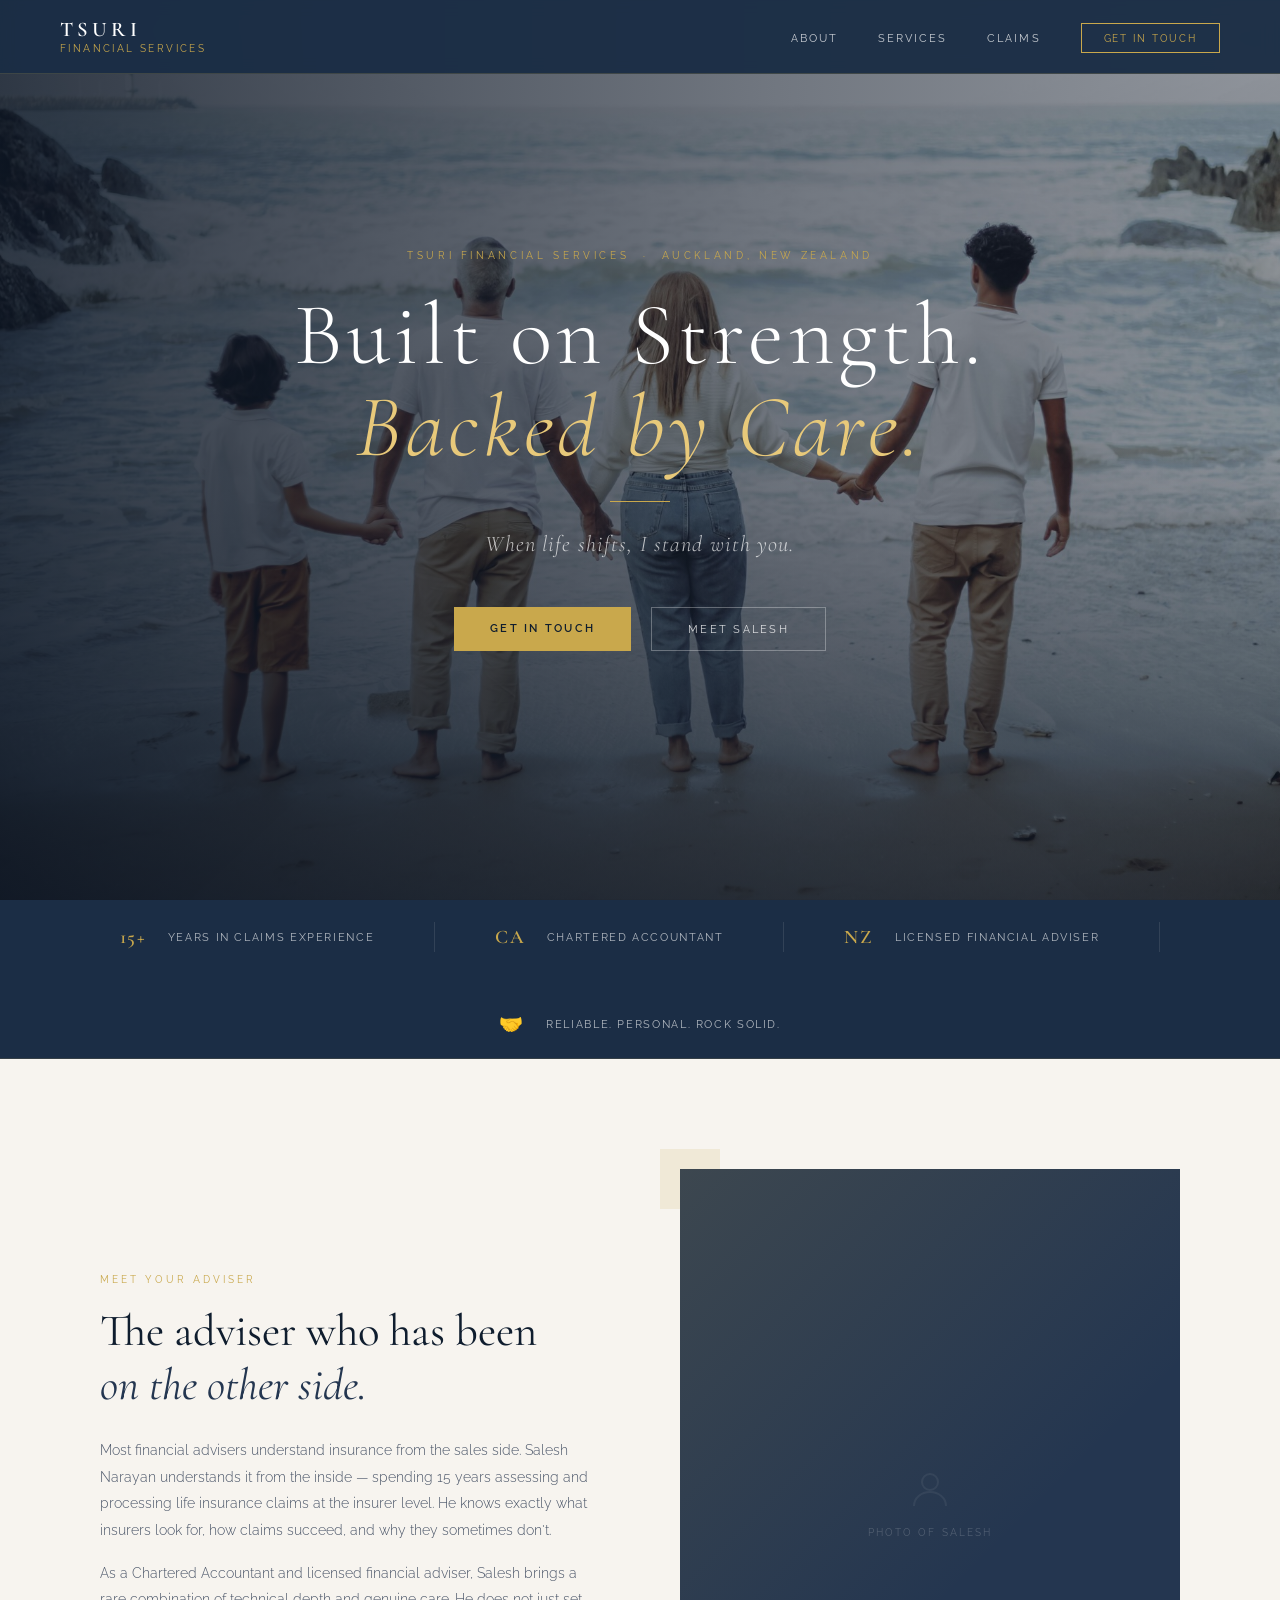
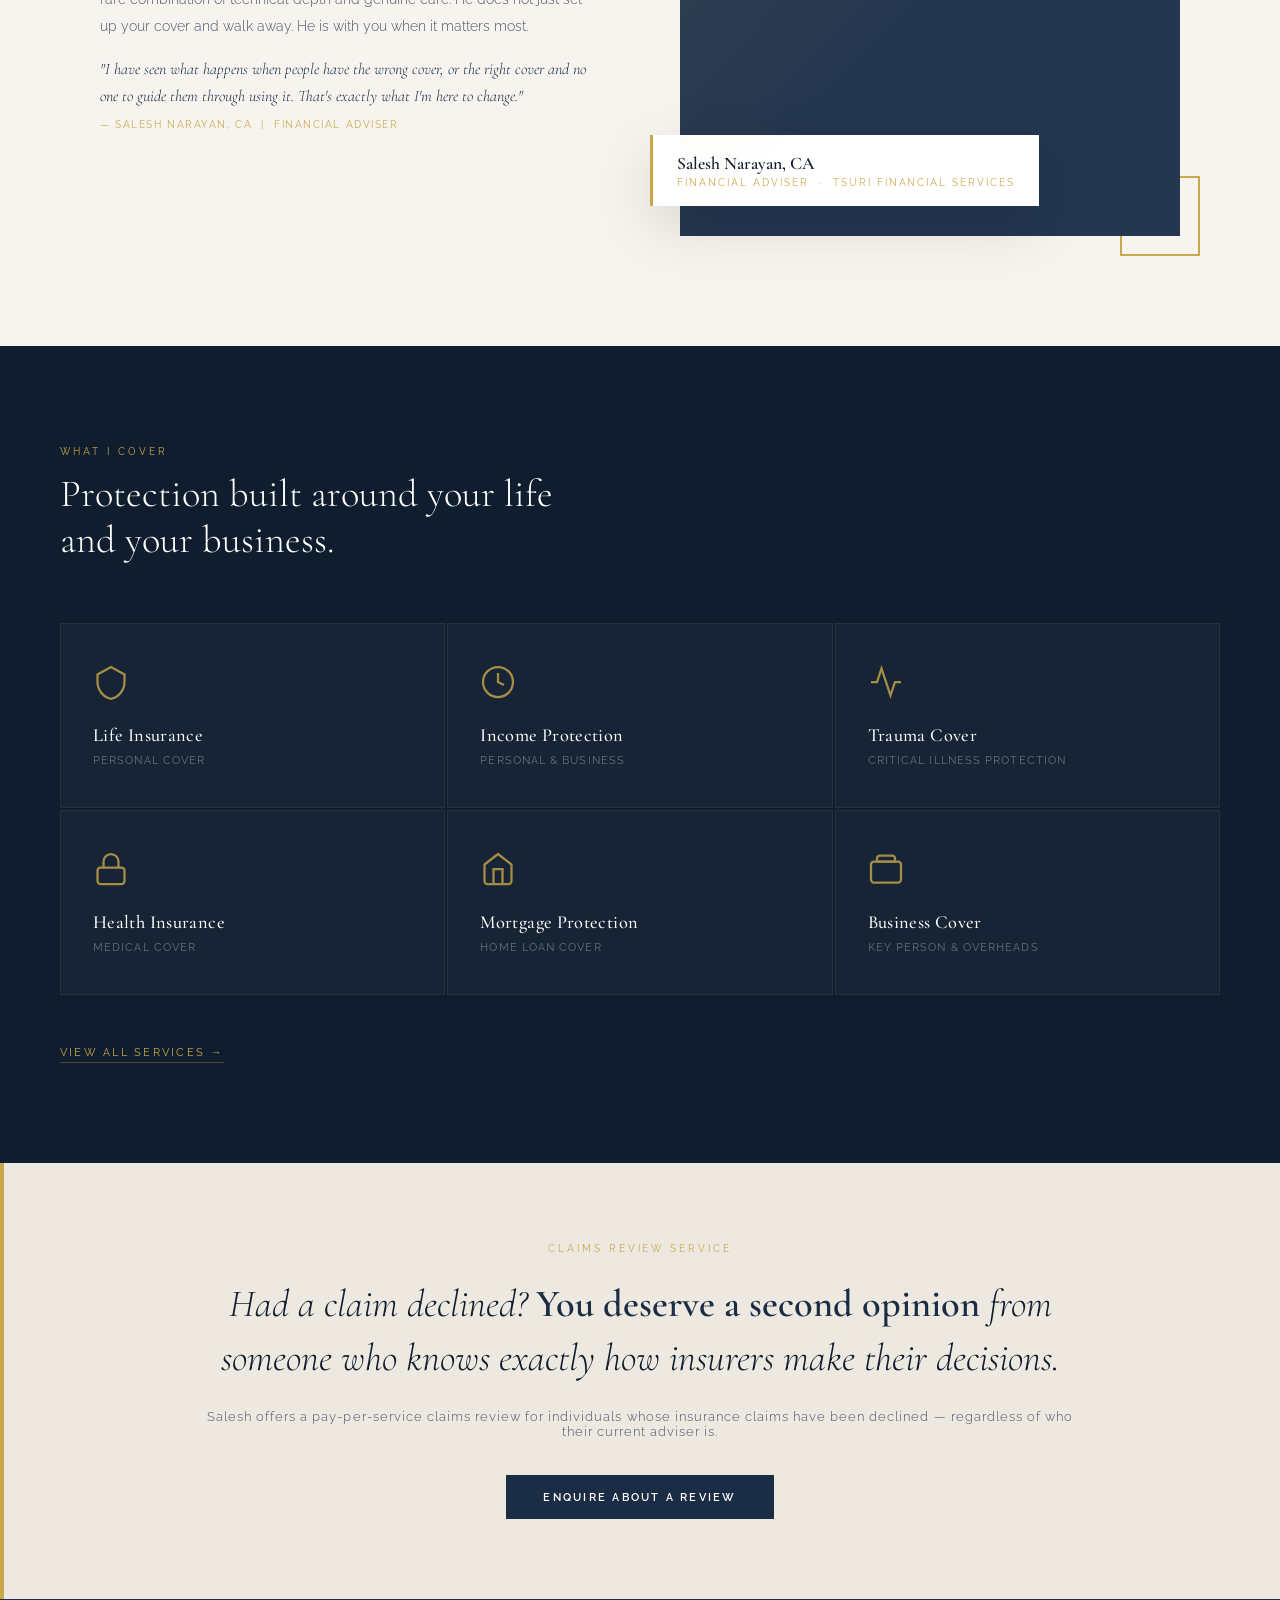
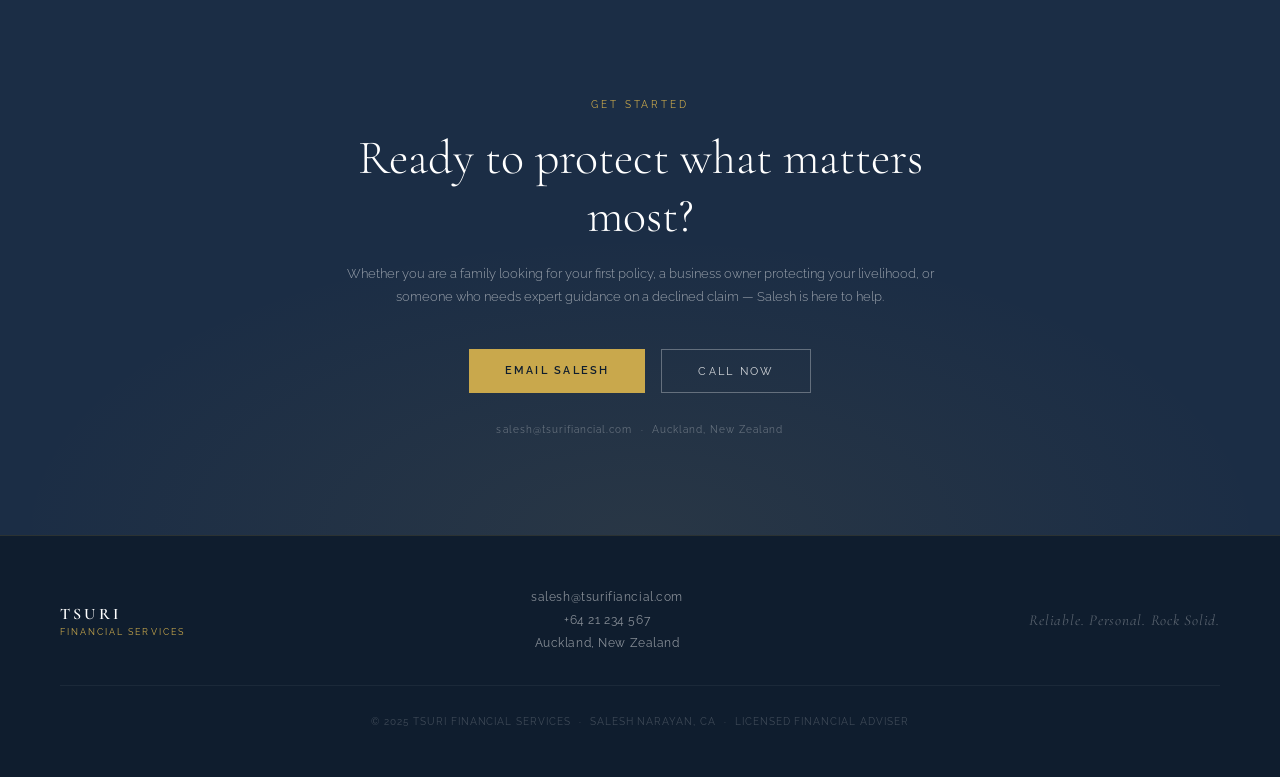
<file: index.html>
<!DOCTYPE html>
<html lang="en">
<head>
<meta charset="UTF-8">
<meta name="viewport" content="width=device-width, initial-scale=1.0">
<title>Tsuri Financial Services — Built on Strength. Backed by Care.</title>
<link href="https://fonts.googleapis.com/css2?family=Cormorant+Garamond:ital,wght@0,300;0,400;0,500;0,600;1,300;1,400&family=Raleway:wght@300;400;500;600&display=swap" rel="stylesheet">
<link rel="stylesheet" href="css/main.css">
</head>
<body>

<!-- ─── NAV ─── -->
<nav>
  <a href="index.html" class="nav-logo">
    <div class="nav-brand">
      <span class="nav-brand-name">Tsuri</span>
      <span class="nav-brand-sub">Financial Services</span>
    </div>
  </a>

  <ul class="nav-links">
    <li><a href="about.html">About</a></li>
    <li><a href="services.html">Services</a></li>
    <li><a href="enquire.html">Claims</a></li>
    <li><a href="enquire.html" class="nav-cta">Get in Touch</a></li>
  </ul>
</nav>

<!-- ─── HERO ─── -->
<section class="hero">
  <img src="images/hero.jpeg" alt="Family at the beach" class="hero-photo" width="1920" height="1280">
  <div class="hero-bg"></div>

  <!-- Large faint mountain -->
  <svg class="hero-mountain-bg" viewBox="0 0 900 500" fill="none" xmlns="http://www.w3.org/2000/svg" aria-hidden="true">
    <path d="M0 500 L450 80 L900 500 Z" fill="white"/>
    <path d="M180 500 L450 180 L720 500 Z" fill="white" opacity="0.5"/>
  </svg>

  <div class="hero-content">
    <p class="hero-eyebrow">Tsuri Financial Services &nbsp;·&nbsp; Auckland, New Zealand</p>

    <h1 class="hero-title">
      Built on Strength.<br><em>Backed by Care.</em>
    </h1>

    <div class="hero-divider"></div>

    <p class="hero-tagline">When life shifts, I stand with you.</p>

    <div class="hero-actions">
      <a href="enquire.html" class="btn-primary">Get in Touch</a>
      <a href="about.html" class="btn-secondary">Meet Salesh</a>
    </div>
  </div>
</section>

<!-- ─── TRUST BAR ─── -->
<div class="trust-bar">
  <div class="trust-item"><span>15+</span>&nbsp; Years in Claims Experience</div>
  <div class="trust-sep"></div>
  <div class="trust-item"><span>CA</span>&nbsp; Chartered Accountant</div>
  <div class="trust-sep"></div>
  <div class="trust-item"><span>NZ</span>&nbsp; Licensed Financial Adviser</div>
  <div class="trust-sep"></div>
  <div class="trust-item"><span>🤝</span>&nbsp; Reliable. Personal. Rock Solid.</div>
</div>

<!-- ─── INTRO / ABOUT ─── -->
<section class="intro" id="about">
  <div class="intro-text-col">
    <p class="intro-label">Meet Your Adviser</p>
    <h2 class="intro-heading">
      The adviser who has been<br><em>on the other side.</em>
    </h2>
    <p class="intro-text">
      Most financial advisers understand insurance from the sales side. Salesh Narayan understands it from the inside — spending 15 years assessing and processing life insurance claims at the insurer level. He knows exactly what insurers look for, how claims succeed, and why they sometimes don't.
    </p>
    <p class="intro-text" style="margin-top:16px;">
      As a Chartered Accountant and licensed financial adviser, Salesh brings a rare combination of technical depth and genuine care. He does not just set up your cover and walk away. He is with you when it matters most.
    </p>
    <p class="intro-text" style="margin-top:16px; color: var(--navy); font-style: italic; font-family: 'Cormorant Garamond', serif; font-size: 1rem; line-height: 1.7;">
      "I have seen what happens when people have the wrong cover, or the right cover and no one to guide them through using it. That's exactly what I'm here to change."
    </p>
    <p style="margin-top:8px; font-size:0.65rem; letter-spacing:0.15em; text-transform:uppercase; color:var(--gold);">— Salesh Narayan, CA &nbsp;|&nbsp; Financial Adviser</p>
  </div>

  <div class="intro-photo">
    <div class="intro-photo-accent2"></div>
    <div class="intro-photo-frame">
      <div class="photo-placeholder">
        <svg viewBox="0 0 24 24" fill="none" stroke="currentColor" stroke-width="1">
          <circle cx="12" cy="8" r="4"/><path d="M4 20c0-4 3.6-7 8-7s8 3 8 7"/>
        </svg>
        <span>Photo of Salesh</span>
      </div>
    </div>
    <div class="intro-photo-accent"></div>
    <div class="intro-name-card">
      <div class="intro-name">Salesh Narayan, CA</div>
      <div class="intro-role">Financial Adviser &nbsp;·&nbsp; Tsuri Financial Services</div>
    </div>
  </div>
</section>

<!-- ─── SERVICES TEASER ─── -->
<section class="services" id="services">
  <div class="services-inner">
    <span class="section-label">What I Cover</span>
    <h2 class="section-heading">Protection built around your life and your business.</h2>

    <div class="services-grid">
      <!-- Personal -->
      <div class="service-card">
        <svg class="service-icon" viewBox="0 0 24 24" fill="none" stroke="currentColor" stroke-width="1.5">
          <path d="M12 2L3 7v5c0 5.25 3.75 10.15 9 11.25C17.25 22.15 21 17.25 21 12V7l-9-5z"/>
        </svg>
        <div class="service-title">Life Insurance</div>
        <div class="service-sub">Personal Cover</div>
      </div>

      <div class="service-card">
        <svg class="service-icon" viewBox="0 0 24 24" fill="none" stroke="currentColor" stroke-width="1.5">
          <path d="M12 2C6.48 2 2 6.48 2 12s4.48 10 10 10 10-4.48 10-10S17.52 2 12 2z"/>
          <path d="M12 6v6l4 2"/>
        </svg>
        <div class="service-title">Income Protection</div>
        <div class="service-sub">Personal &amp; Business</div>
      </div>

      <div class="service-card">
        <svg class="service-icon" viewBox="0 0 24 24" fill="none" stroke="currentColor" stroke-width="1.5">
          <path d="M22 12h-4l-3 9L9 3l-3 9H2"/>
        </svg>
        <div class="service-title">Trauma Cover</div>
        <div class="service-sub">Critical Illness Protection</div>
      </div>

      <div class="service-card">
        <svg class="service-icon" viewBox="0 0 24 24" fill="none" stroke="currentColor" stroke-width="1.5">
          <rect x="3" y="11" width="18" height="11" rx="2"/><path d="M7 11V7a5 5 0 0 1 10 0v4"/>
        </svg>
        <div class="service-title">Health Insurance</div>
        <div class="service-sub">Medical Cover</div>
      </div>

      <div class="service-card">
        <svg class="service-icon" viewBox="0 0 24 24" fill="none" stroke="currentColor" stroke-width="1.5">
          <path d="M3 9l9-7 9 7v11a2 2 0 0 1-2 2H5a2 2 0 0 1-2-2z"/><polyline points="9 22 9 12 15 12 15 22"/>
        </svg>
        <div class="service-title">Mortgage Protection</div>
        <div class="service-sub">Home Loan Cover</div>
      </div>

      <div class="service-card">
        <svg class="service-icon" viewBox="0 0 24 24" fill="none" stroke="currentColor" stroke-width="1.5">
          <path d="M20 7H4a2 2 0 0 0-2 2v10a2 2 0 0 0 2 2h16a2 2 0 0 0 2-2V9a2 2 0 0 0-2-2z"/><path d="M16 3H8a2 2 0 0 0-2 2v2h12V5a2 2 0 0 0-2-2z"/>
        </svg>
        <div class="service-title">Business Cover</div>
        <div class="service-sub">Key Person &amp; Overheads</div>
      </div>
    </div>

    <div class="services-footer">
      <a href="services.html">View All Services →</a>
    </div>
  </div>
</section>

<!-- ─── CLAIMS CALLOUT ─── -->
<section class="claims" id="claims">
  <div class="claims-inner">
    <p class="intro-label" style="text-align:center; margin-bottom:24px;">Claims Review Service</p>
    <p class="claims-quote">
      Had a claim declined? <strong>You deserve a second opinion</strong> from someone who knows exactly how insurers make their decisions.
    </p>
    <p class="claims-sub">
      Salesh offers a pay-per-service claims review for individuals whose insurance claims have been declined — regardless of who their current adviser is.
    </p>
    <div style="margin-top:36px;">
      <a href="enquire.html" class="btn-primary" style="background:var(--navy); color:var(--white); display:inline-block; padding:14px 36px; font-size:0.7rem; letter-spacing:0.2em; text-transform:uppercase; text-decoration:none; font-family:'Raleway',sans-serif; font-weight:600; transition:all 0.3s; border: 1px solid var(--navy);">Enquire About a Review</a>
    </div>
  </div>
</section>

<!-- ─── CTA ─── -->
<section class="cta" id="enquire">
  <div class="cta-inner">
    <span class="cta-label">Get Started</span>
    <h2 class="cta-heading">Ready to protect what matters most?</h2>
    <p class="cta-text">
      Whether you are a family looking for your first policy, a business owner protecting your livelihood, or someone who needs expert guidance on a declined claim — Salesh is here to help.
    </p>
    <div class="cta-actions">
      <a href="mailto:salesh@tsurifiancial.com" class="btn-primary">Email Salesh</a>
      <a href="tel:+6421234567" class="btn-secondary">Call Now</a>
    </div>
    <p style="margin-top:30px; font-size:0.65rem; color:rgba(255,255,255,0.3); letter-spacing:0.1em;">salesh@tsurifiancial.com &nbsp;·&nbsp; Auckland, New Zealand</p>
  </div>
</section>

<!-- ─── FOOTER ─── -->
<footer>
  <div class="footer-inner">
    <div class="footer-brand">
      <div class="footer-brand-text">
        <div class="name">Tsuri</div>
        <div class="sub">Financial Services</div>
      </div>
    </div>

    <div class="footer-contact">
      <a href="mailto:salesh@tsurifiancial.com">salesh@tsurifiancial.com</a>
      <a href="tel:+6421234567">+64 21 234 567</a>
      <a href="#">Auckland, New Zealand</a>
    </div>

    <div class="footer-tagline">Reliable. Personal. Rock Solid.</div>
  </div>

  <p class="footer-copy">© 2025 Tsuri Financial Services &nbsp;·&nbsp; Salesh Narayan, CA &nbsp;·&nbsp; Licensed Financial Adviser</p>
</footer>

</body>
</html>
</file>
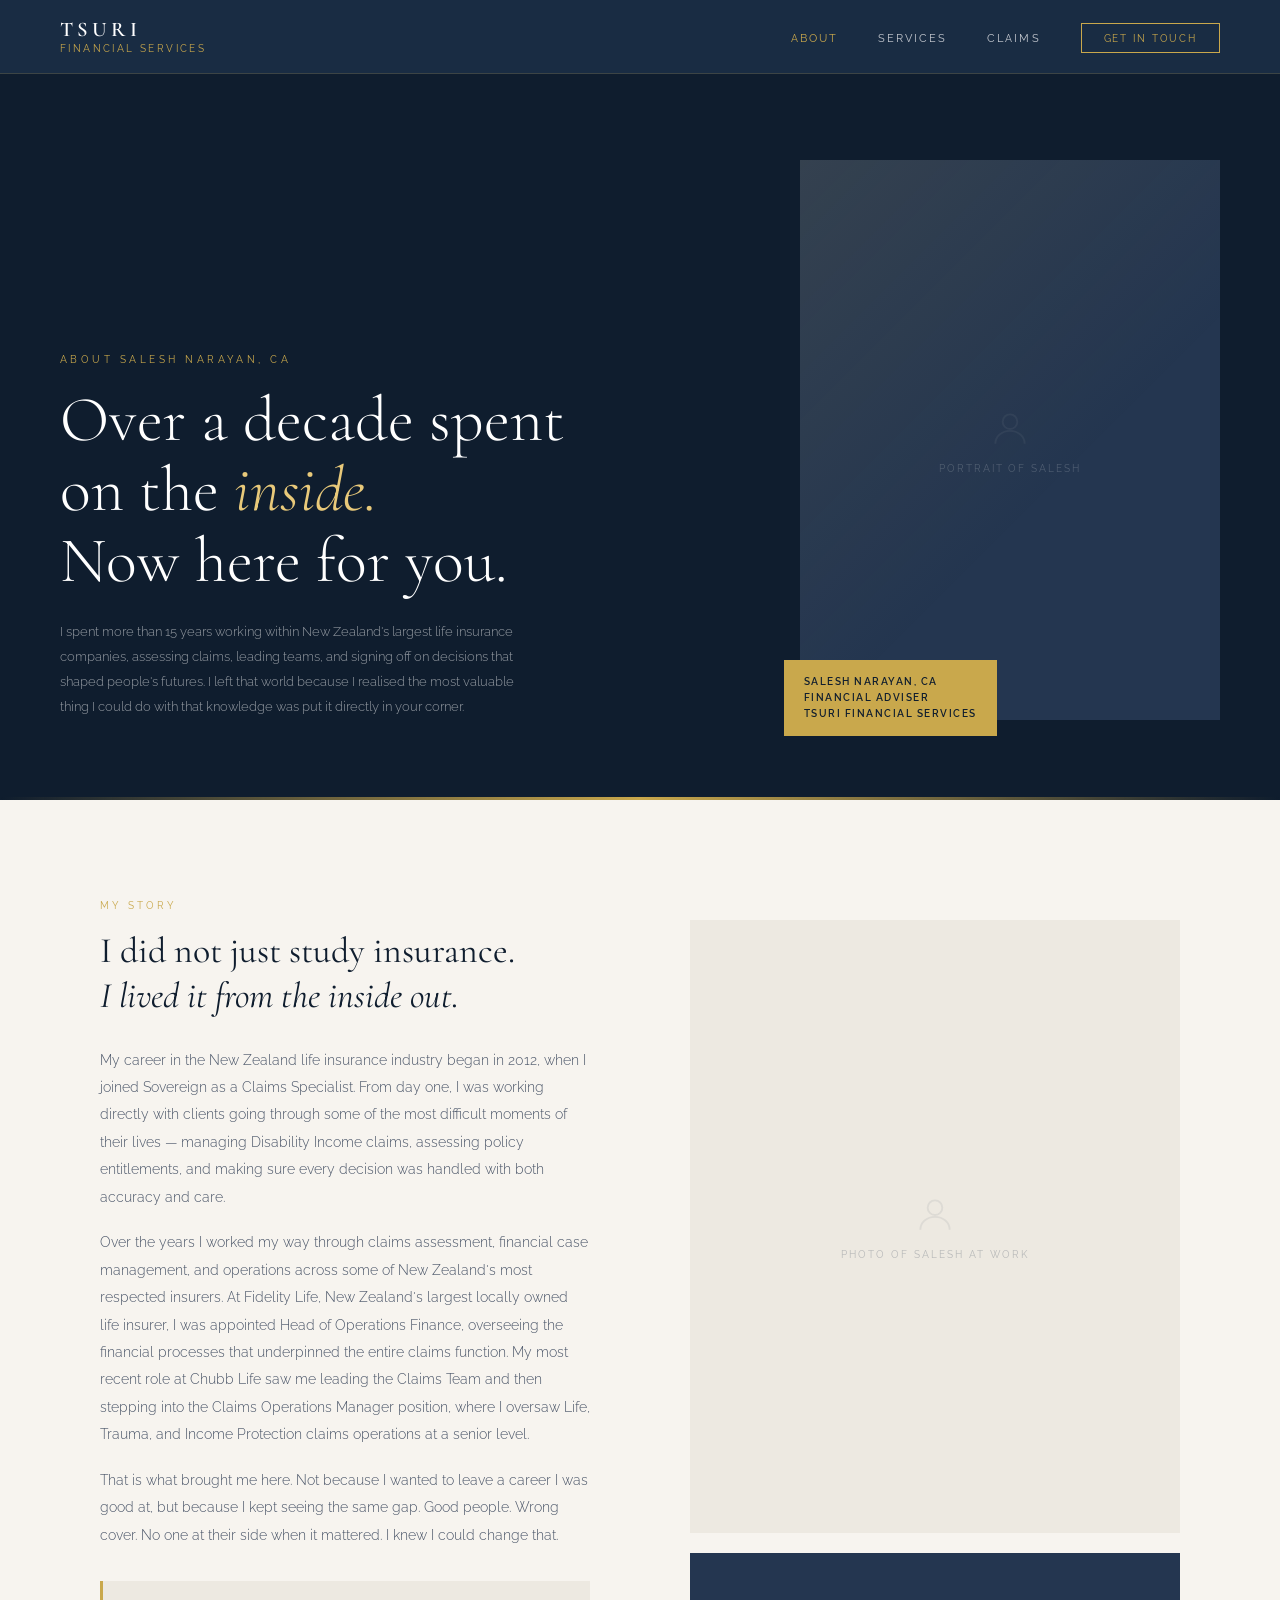
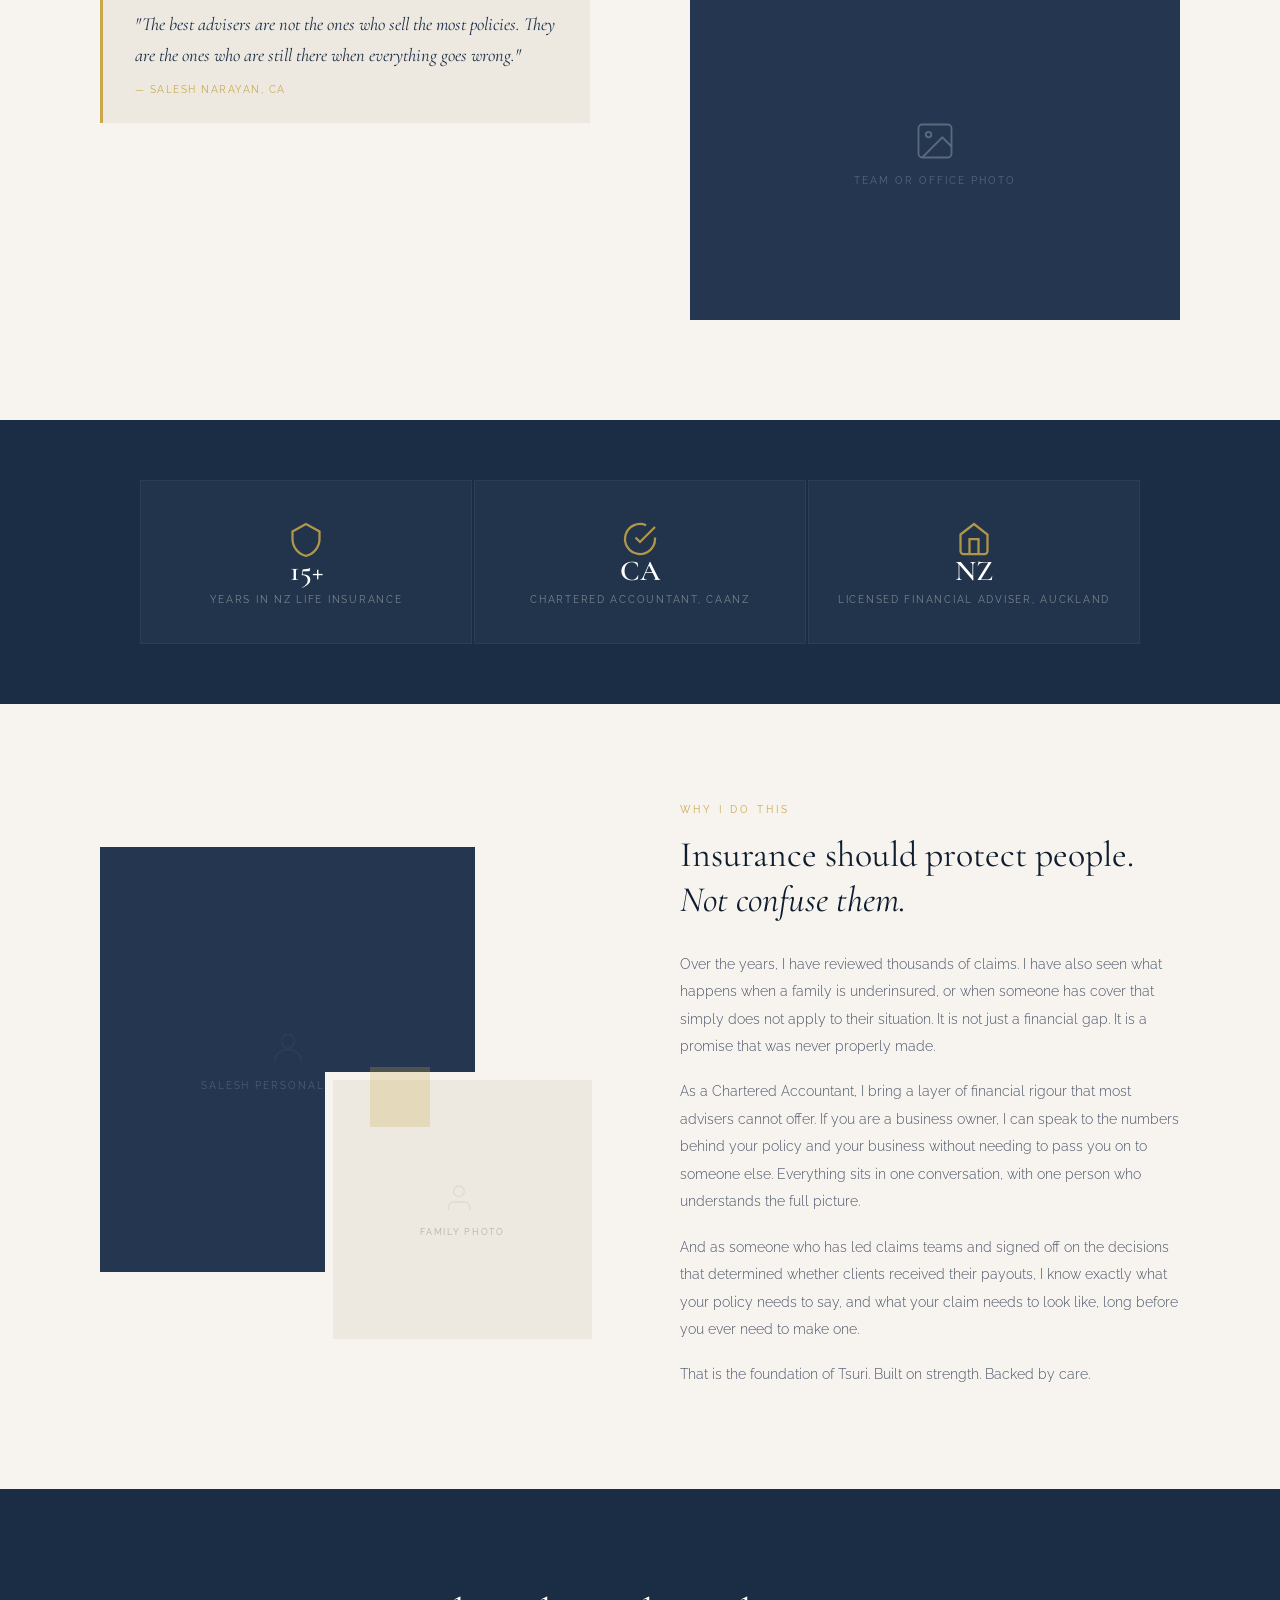
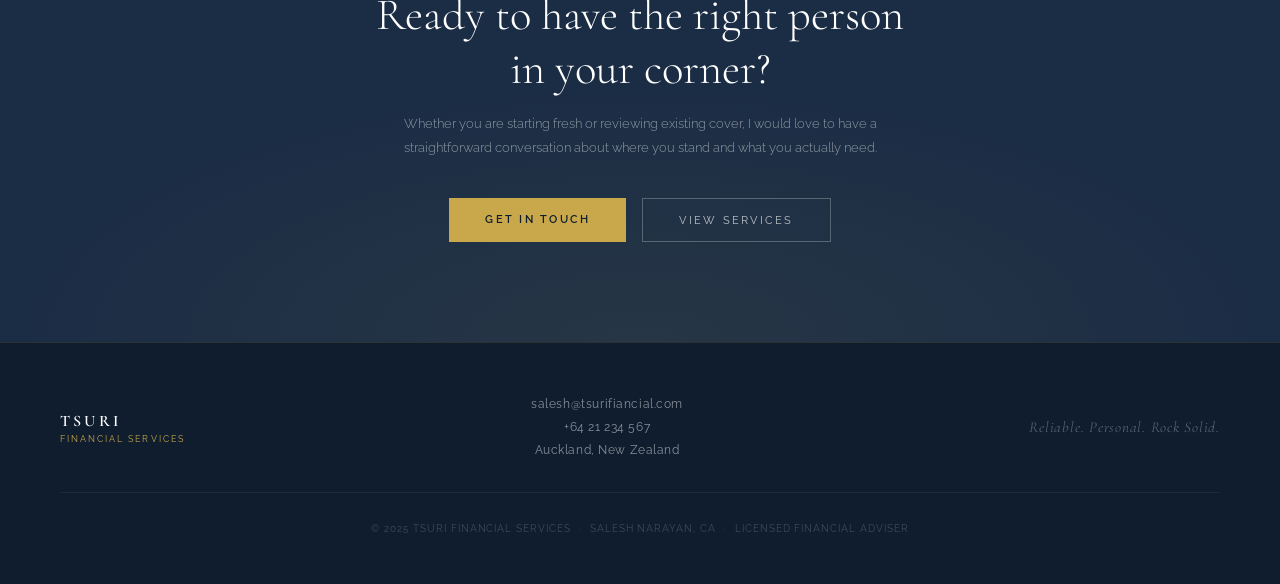
<file: about.html>
<!DOCTYPE html>
<html lang="en">
<head>
<meta charset="UTF-8">
<meta name="viewport" content="width=device-width, initial-scale=1.0">
<title>About Salesh — Tsuri Financial Services</title>
<link href="https://fonts.googleapis.com/css2?family=Cormorant+Garamond:ital,wght@0,300;0,400;0,500;0,600;1,300;1,400&family=Raleway:wght@300;400;500;600&display=swap" rel="stylesheet">
<style>
  :root {
    --navy: #1b2d45;
    --navy-deep: #0f1d2e;
    --navy-mid: #243650;
    --gold: #c9a84c;
    --gold-light: #e8c97a;
    --cream: #f7f4ef;
    --cream-dark: #ede9e1;
    --white: #ffffff;
    --text-dark: #1b2d45;
    --text-mid: #4a5568;
  }

  * { margin: 0; padding: 0; box-sizing: border-box; }
  html { scroll-behavior: smooth; }

  body {
    font-family: 'Raleway', sans-serif;
    background: var(--cream);
    color: var(--text-dark);
    overflow-x: hidden;
  }

  /* ─── NAV ─── */
  nav {
    position: fixed;
    top: 0; left: 0; right: 0;
    z-index: 100;
    display: flex;
    align-items: center;
    justify-content: space-between;
    padding: 20px 60px;
    background: rgba(27, 45, 69, 0.96);
    backdrop-filter: blur(8px);
    border-bottom: 1px solid rgba(201, 168, 76, 0.2);
  }

  .nav-logo {
    display: flex;
    align-items: center;
    gap: 14px;
    text-decoration: none;
  }

  .nav-brand { display: flex; flex-direction: column; line-height: 1; }

  .nav-brand-name {
    font-family: 'Cormorant Garamond', serif;
    font-size: 1.3rem;
    font-weight: 600;
    letter-spacing: 0.2em;
    color: var(--white);
    text-transform: uppercase;
  }

  .nav-brand-sub {
    font-size: 0.6rem;
    letter-spacing: 0.25em;
    color: var(--gold);
    text-transform: uppercase;
    margin-top: 3px;
  }

  .nav-links { display: flex; gap: 40px; list-style: none; }

  .nav-links a {
    font-size: 0.7rem;
    letter-spacing: 0.18em;
    text-transform: uppercase;
    color: rgba(255,255,255,0.75);
    text-decoration: none;
    transition: color 0.3s;
  }

  .nav-links a:hover, .nav-links a.active { color: var(--gold); }

  .nav-cta {
    background: transparent;
    border: 1px solid var(--gold);
    color: var(--gold) !important;
    padding: 8px 22px;
    font-size: 0.65rem !important;
    letter-spacing: 0.18em;
    text-transform: uppercase;
    cursor: pointer;
    transition: all 0.3s !important;
    text-decoration: none;
    font-family: 'Raleway', sans-serif;
  }

  .nav-cta:hover { background: var(--gold) !important; color: var(--navy-deep) !important; }

  /* ─── PAGE HERO ─── */
  .page-hero {
    padding: 160px 60px 80px;
    background: var(--navy-deep);
    position: relative;
    overflow: hidden;
  }

  .page-hero::after {
    content: '';
    position: absolute;
    bottom: 0; left: 0; right: 0;
    height: 3px;
    background: linear-gradient(to right, transparent, var(--gold), transparent);
  }

  .page-hero-inner {
    max-width: 1200px;
    margin: 0 auto;
    display: grid;
    grid-template-columns: 1fr 420px;
    gap: 80px;
    align-items: end;
  }

  .page-hero-label {
    font-size: 0.62rem;
    letter-spacing: 0.35em;
    text-transform: uppercase;
    color: var(--gold);
    margin-bottom: 20px;
  }

  .page-hero-title {
    font-family: 'Cormorant Garamond', serif;
    font-size: clamp(2.8rem, 5vw, 4.2rem);
    font-weight: 300;
    color: var(--white);
    line-height: 1.1;
    margin-bottom: 24px;
  }

  .page-hero-title em { font-style: italic; color: var(--gold-light); }

  .page-hero-sub {
    font-size: 0.82rem;
    color: rgba(255,255,255,0.55);
    font-weight: 300;
    line-height: 1.9;
    max-width: 480px;
  }

  /* Main hero photo */
  .hero-photo-wrap {
    position: relative;
  }

  .hero-photo {
    width: 100%;
    aspect-ratio: 3/4;
    background: var(--navy-mid);
    position: relative;
    overflow: hidden;
  }

  .hero-photo::before {
    content: '';
    position: absolute;
    inset: 0;
    background: linear-gradient(135deg, rgba(201,168,76,0.1) 0%, transparent 60%);
    z-index: 1;
  }

  .photo-placeholder {
    width: 100%;
    height: 100%;
    min-height: 400px;
    display: flex;
    flex-direction: column;
    align-items: center;
    justify-content: center;
    color: rgba(255,255,255,0.2);
    gap: 12px;
  }

  .photo-placeholder svg { width: 44px; height: 44px; opacity: 0.25; }

  .photo-placeholder span {
    font-size: 0.62rem;
    letter-spacing: 0.2em;
    text-transform: uppercase;
  }

  .hero-photo-badge {
    position: absolute;
    bottom: -16px;
    left: -16px;
    background: var(--gold);
    color: var(--navy-deep);
    padding: 14px 20px;
    font-size: 0.62rem;
    letter-spacing: 0.15em;
    text-transform: uppercase;
    font-weight: 600;
    line-height: 1.6;
  }

  /* ─── INTRO STORY ─── */
  .story {
    padding: 100px 60px;
    max-width: 1200px;
    margin: 0 auto;
    display: grid;
    grid-template-columns: 1fr 1fr;
    gap: 100px;
    align-items: start;
  }

  .story-label {
    font-size: 0.62rem;
    letter-spacing: 0.3em;
    text-transform: uppercase;
    color: var(--gold);
    margin-bottom: 18px;
  }

  .story-heading {
    font-family: 'Cormorant Garamond', serif;
    font-size: clamp(1.8rem, 2.8vw, 2.4rem);
    font-weight: 400;
    line-height: 1.25;
    color: var(--navy-deep);
    margin-bottom: 28px;
  }

  .story-heading em { font-style: italic; }

  .story-body p {
    font-size: 0.88rem;
    line-height: 1.95;
    color: var(--text-mid);
    font-weight: 300;
    margin-bottom: 18px;
  }

  .story-body p:last-child { margin-bottom: 0; }

  .story-quote {
    margin-top: 32px;
    padding: 28px 32px;
    border-left: 3px solid var(--gold);
    background: var(--cream-dark);
  }

  .story-quote p {
    font-family: 'Cormorant Garamond', serif;
    font-size: 1.15rem;
    font-style: italic;
    font-weight: 400;
    color: var(--navy);
    line-height: 1.7;
    margin-bottom: 0 !important;
  }

  .story-quote cite {
    display: block;
    margin-top: 12px;
    font-size: 0.62rem;
    letter-spacing: 0.15em;
    text-transform: uppercase;
    color: var(--gold);
    font-style: normal;
  }

  /* Side photo column */
  .story-photos {
    display: flex;
    flex-direction: column;
    gap: 20px;
    padding-top: 20px;
  }

  .story-photo {
    background: var(--navy-mid);
    position: relative;
    overflow: hidden;
  }

  .story-photo.tall { aspect-ratio: 4/5; }
  .story-photo.wide { aspect-ratio: 4/3; }

  /* ─── CREDENTIALS BAND ─── */
  .credentials {
    background: var(--navy);
    padding: 60px;
  }

  .credentials-inner {
    max-width: 1000px;
    margin: 0 auto;
    display: grid;
    grid-template-columns: repeat(3, 1fr);
    gap: 2px;
  }

  .cred-item {
    padding: 40px 24px 36px;
    background: rgba(255,255,255,0.03);
    border: 1px solid rgba(255,255,255,0.05);
    text-align: center;
    display: flex;
    flex-direction: column;
    align-items: center;
    justify-content: center;
  }

  .cred-icon {
    width: 36px;
    height: 36px;
    min-width: 36px;
    color: var(--gold);
    opacity: 0.85;
  }

  .cred-text { display: flex; flex-direction: column; }

  .cred-value {
    font-family: 'Cormorant Garamond', serif;
    font-size: 1.8rem;
    font-weight: 600;
    color: var(--white);
    line-height: 1;
    margin-bottom: 6px;
  }

  .cred-label {
    font-size: 0.6rem;
    letter-spacing: 0.18em;
    text-transform: uppercase;
    color: rgba(255,255,255,0.4);
    line-height: 1.6;
  }

  /* ─── PHILOSOPHY ─── */
  .philosophy {
    padding: 100px 60px;
    max-width: 1200px;
    margin: 0 auto;
    display: grid;
    grid-template-columns: 1fr 1fr;
    gap: 80px;
    align-items: center;
  }

  .phil-photo-stack {
    position: relative;
    height: 500px;
  }

  .phil-photo-main {
    position: absolute;
    top: 0; left: 0;
    width: 75%;
    height: 85%;
    background: var(--navy-mid);
    overflow: hidden;
  }

  .phil-photo-secondary {
    position: absolute;
    bottom: 0; right: 0;
    width: 55%;
    height: 55%;
    background: var(--cream-dark);
    border: 8px solid var(--cream);
    overflow: hidden;
  }

  .phil-accent {
    position: absolute;
    top: 50%;
    left: 60%;
    width: 60px;
    height: 60px;
    background: var(--gold);
    opacity: 0.25;
    transform: translate(-50%, -50%);
  }

  /* ─── CTA ─── */
  .cta {
    background: var(--navy);
    padding: 100px 60px;
    text-align: center;
    position: relative;
    overflow: hidden;
  }

  .cta::before {
    content: '';
    position: absolute;
    inset: 0;
    background: radial-gradient(ellipse 70% 80% at 50% 100%, rgba(201,168,76,0.07) 0%, transparent 70%);
  }

  .cta-inner { position: relative; z-index: 2; max-width: 560px; margin: 0 auto; }

  .cta-heading {
    font-family: 'Cormorant Garamond', serif;
    font-size: clamp(2rem, 3.5vw, 2.8rem);
    font-weight: 300;
    color: var(--white);
    line-height: 1.2;
    margin-bottom: 16px;
  }

  .cta-text {
    font-size: 0.82rem;
    color: rgba(255,255,255,0.5);
    font-weight: 300;
    line-height: 1.8;
    margin-bottom: 38px;
  }

  .cta-actions { display: flex; gap: 16px; justify-content: center; flex-wrap: wrap; }

  .btn-primary {
    background: var(--gold);
    color: var(--navy-deep);
    padding: 14px 36px;
    font-size: 0.7rem;
    letter-spacing: 0.2em;
    text-transform: uppercase;
    text-decoration: none;
    font-family: 'Raleway', sans-serif;
    font-weight: 600;
    transition: all 0.3s;
    display: inline-block;
  }

  .btn-primary:hover { background: var(--gold-light); transform: translateY(-2px); }

  .btn-secondary {
    background: transparent;
    color: rgba(255,255,255,0.7);
    padding: 14px 36px;
    font-size: 0.7rem;
    letter-spacing: 0.2em;
    text-transform: uppercase;
    text-decoration: none;
    font-family: 'Raleway', sans-serif;
    font-weight: 400;
    border: 1px solid rgba(255,255,255,0.25);
    transition: all 0.3s;
    display: inline-block;
  }

  .btn-secondary:hover { border-color: var(--gold); color: var(--gold); }

  /* ─── FOOTER ─── */
  footer {
    background: var(--navy-deep);
    padding: 50px 60px;
    border-top: 1px solid rgba(201,168,76,0.15);
  }

  .footer-inner {
    max-width: 1200px;
    margin: 0 auto;
    display: flex;
    align-items: center;
    justify-content: space-between;
    flex-wrap: wrap;
    gap: 30px;
  }

  .footer-brand-text .name {
    font-family: 'Cormorant Garamond', serif;
    font-size: 1rem;
    letter-spacing: 0.2em;
    text-transform: uppercase;
    color: var(--white);
    font-weight: 600;
  }

  .footer-brand-text .sub {
    font-size: 0.58rem;
    letter-spacing: 0.22em;
    text-transform: uppercase;
    color: var(--gold);
    margin-top: 2px;
  }

  .footer-contact a {
    display: block;
    font-size: 0.72rem;
    color: rgba(255,255,255,0.5);
    text-decoration: none;
    letter-spacing: 0.05em;
    transition: color 0.3s;
    line-height: 2;
    text-align: center;
  }

  .footer-contact a:hover { color: var(--gold); }

  .footer-tagline {
    font-family: 'Cormorant Garamond', serif;
    font-style: italic;
    font-size: 0.95rem;
    color: rgba(255,255,255,0.3);
    letter-spacing: 0.05em;
  }

  .footer-copy {
    width: 100%;
    text-align: center;
    font-size: 0.6rem;
    color: rgba(255,255,255,0.2);
    letter-spacing: 0.1em;
    text-transform: uppercase;
    margin-top: 30px;
    padding-top: 30px;
    border-top: 1px solid rgba(255,255,255,0.05);
  }

  /* ─── RESPONSIVE ─── */
  @media (max-width: 960px) {
    nav { padding: 18px 24px; }
    .nav-links { display: none; }
    .page-hero { padding: 130px 24px 60px; }
    .page-hero-inner { grid-template-columns: 1fr; gap: 40px; }
    .hero-photo-wrap { max-width: 360px; }
    .story { grid-template-columns: 1fr; padding: 70px 24px; gap: 50px; }
    .credentials { padding: 50px 24px; }
    .credentials-inner { grid-template-columns: repeat(3, 1fr); max-width: 100%; }
    .timeline-section { padding: 70px 24px; }
    .philosophy { grid-template-columns: 1fr; padding: 70px 24px; gap: 40px; }
    .phil-photo-stack { height: 360px; }
    .recognition { padding: 60px 24px; }
    .cta { padding: 70px 24px; }
    footer { padding: 40px 24px; }
    .footer-inner { flex-direction: column; align-items: flex-start; gap: 20px; }
    .footer-contact a { text-align: left; }
  }

  @media (max-width: 600px) {
    .credentials-inner { grid-template-columns: repeat(3, 1fr); }
  }

  /* Animations */
  @keyframes fadeUp {
    from { opacity: 0; transform: translateY(24px); }
    to { opacity: 1; transform: translateY(0); }
  }

  .page-hero-inner { animation: fadeUp 1s ease forwards; }
</style>
</head>
<body>

<!-- ─── NAV ─── -->
<nav>
  <a href="index.html" class="nav-logo">
    <div class="nav-brand">
      <span class="nav-brand-name">Tsuri</span>
      <span class="nav-brand-sub">Financial Services</span>
    </div>
  </a>
  <ul class="nav-links">
    <li><a href="about.html" class="active">About</a></li>
    <li><a href="services.html">Services</a></li>
    <li><a href="enquire.html">Claims</a></li>
    <li><a href="enquire.html" class="nav-cta">Get in Touch</a></li>
  </ul>
</nav>

<!-- ─── PAGE HERO ─── -->
<section class="page-hero">
  <div class="page-hero-inner">
    <div>
      <p class="page-hero-label">About Salesh Narayan, CA</p>
      <h1 class="page-hero-title">
        Over a decade spent<br>on the <em>inside.</em><br>Now here for you.
      </h1>
      <p class="page-hero-sub">
        I spent more than 15 years working within New Zealand's largest life insurance companies, assessing claims, leading teams, and signing off on decisions that shaped people's futures. I left that world because I realised the most valuable thing I could do with that knowledge was put it directly in your corner.
      </p>
    </div>

    <div class="hero-photo-wrap">
      <div class="hero-photo">
        <div class="photo-placeholder">
          <svg viewBox="0 0 24 24" fill="none" stroke="currentColor" stroke-width="1">
            <circle cx="12" cy="8" r="4"/><path d="M4 20c0-4 3.6-7 8-7s8 3 8 7"/>
          </svg>
          <span>Portrait of Salesh</span>
        </div>
      </div>
      <div class="hero-photo-badge">
        Salesh Narayan, CA<br>
        Financial Adviser<br>
        Tsuri Financial Services
      </div>
    </div>
  </div>
</section>

<!-- ─── STORY ─── -->
<section class="story">
  <div>
    <p class="story-label">My Story</p>
    <h2 class="story-heading">
      I did not just study insurance.<br><em>I lived it from the inside out.</em>
    </h2>

    <div class="story-body">
      <p>
        My career in the New Zealand life insurance industry began in 2012, when I joined Sovereign as a Claims Specialist. From day one, I was working directly with clients going through some of the most difficult moments of their lives — managing Disability Income claims, assessing policy entitlements, and making sure every decision was handled with both accuracy and care.
      </p>
      <p>
        Over the years I worked my way through claims assessment, financial case management, and operations across some of New Zealand's most respected insurers. At Fidelity Life, New Zealand's largest locally owned life insurer, I was appointed Head of Operations Finance, overseeing the financial processes that underpinned the entire claims function. My most recent role at Chubb Life saw me leading the Claims Team and then stepping into the Claims Operations Manager position, where I oversaw Life, Trauma, and Income Protection claims operations at a senior level.
      </p>

      <p>
        That is what brought me here. Not because I wanted to leave a career I was good at, but because I kept seeing the same gap. Good people. Wrong cover. No one at their side when it mattered. I knew I could change that.
      </p>
    </div>

    <div class="story-quote">
      <p>"The best advisers are not the ones who sell the most policies. They are the ones who are still there when everything goes wrong."</p>
      <cite>— Salesh Narayan, CA</cite>
    </div>
  </div>

  <!-- Photo column -->
  <div class="story-photos">
    <div class="story-photo tall">
      <div class="photo-placeholder" style="color:rgba(27,45,69,0.25); background: var(--cream-dark);">
        <svg viewBox="0 0 24 24" fill="none" stroke="currentColor" stroke-width="1" style="opacity:0.3;">
          <circle cx="12" cy="8" r="4"/><path d="M4 20c0-4 3.6-7 8-7s8 3 8 7"/>
        </svg>
        <span style="font-size:0.62rem; letter-spacing:0.2em; text-transform:uppercase;">Photo of Salesh at work</span>
      </div>
    </div>
    <div class="story-photo wide">
      <div class="photo-placeholder" style="color:rgba(27,45,69,0.25); background: var(--navy-mid);">
        <svg viewBox="0 0 24 24" fill="none" stroke="currentColor" stroke-width="1" style="opacity:0.25; color:white;">
          <rect x="3" y="3" width="18" height="18" rx="2"/><circle cx="8.5" cy="8.5" r="1.5"/><path d="M21 15l-5-5L5 21"/>
        </svg>
        <span style="font-size:0.62rem; letter-spacing:0.2em; text-transform:uppercase; color:rgba(255,255,255,0.25);">Team or office photo</span>
      </div>
    </div>
  </div>
</section>

<!-- ─── CREDENTIALS BAND ─── -->
<div class="credentials">
  <div class="credentials-inner">
    <div class="cred-item">
      <svg class="cred-icon" viewBox="0 0 24 24" fill="none" stroke="currentColor" stroke-width="1.5">
        <path d="M12 2L3 7v5c0 5.25 3.75 10.15 9 11.25C17.25 22.15 21 17.25 21 12V7l-9-5z"/>
      </svg>
      <div class="cred-text">
        <div class="cred-value">15+</div>
        <div class="cred-label">Years in NZ Life Insurance</div>
      </div>
    </div>
    <div class="cred-item">
      <svg class="cred-icon" viewBox="0 0 24 24" fill="none" stroke="currentColor" stroke-width="1.5">
        <path d="M22 11.08V12a10 10 0 1 1-5.93-9.14"/><polyline points="22 4 12 14.01 9 11.01"/>
      </svg>
      <div class="cred-text">
        <div class="cred-value">CA</div>
        <div class="cred-label">Chartered Accountant, CAANZ</div>
      </div>
    </div>

    <div class="cred-item">
      <svg class="cred-icon" viewBox="0 0 24 24" fill="none" stroke="currentColor" stroke-width="1.5">
        <path d="M3 9l9-7 9 7v11a2 2 0 0 1-2 2H5a2 2 0 0 1-2-2z"/>
        <polyline points="9 22 9 12 15 12 15 22"/>
      </svg>
      <div class="cred-text">
        <div class="cred-value">NZ</div>
        <div class="cred-label">Licensed Financial Adviser, Auckland</div>
      </div>
    </div>
  </div>
</div>

<!-- ─── PHILOSOPHY / PERSONAL ─── -->
<section class="philosophy">
  <div class="phil-photo-stack">
    <div class="phil-photo-main">
      <div class="photo-placeholder" style="color:rgba(255,255,255,0.2); min-height:300px;">
        <svg viewBox="0 0 24 24" fill="none" stroke="currentColor" stroke-width="1" style="opacity:0.2; width:40px; height:40px;">
          <circle cx="12" cy="8" r="4"/><path d="M4 20c0-4 3.6-7 8-7s8 3 8 7"/>
        </svg>
        <span style="font-size:0.6rem; letter-spacing:0.2em; text-transform:uppercase; color:rgba(255,255,255,0.2);">Salesh personal photo</span>
      </div>
    </div>
    <div class="phil-photo-secondary">
      <div class="photo-placeholder" style="color:rgba(27,45,69,0.3); min-height:200px;">
        <svg viewBox="0 0 24 24" fill="none" stroke="currentColor" stroke-width="1" style="opacity:0.25; width:32px; height:32px;">
          <path d="M17 21v-2a4 4 0 0 0-4-4H5a4 4 0 0 0-4 4v2"/>
          <circle cx="9" cy="7" r="4"/>
        </svg>
        <span style="font-size:0.58rem; letter-spacing:0.18em; text-transform:uppercase;">Family photo</span>
      </div>
    </div>
    <div class="phil-accent"></div>
  </div>

  <div>
    <p class="story-label">Why I Do This</p>
    <h2 class="story-heading">
      Insurance should protect people.<br><em>Not confuse them.</em>
    </h2>
    <div class="story-body">
      <p>
        Over the years, I have reviewed thousands of claims. I have also seen what happens when a family is underinsured, or when someone has cover that simply does not apply to their situation. It is not just a financial gap. It is a promise that was never properly made.
      </p>
      <p>
        As a Chartered Accountant, I bring a layer of financial rigour that most advisers cannot offer. If you are a business owner, I can speak to the numbers behind your policy and your business without needing to pass you on to someone else. Everything sits in one conversation, with one person who understands the full picture.
      </p>
      <p>
        And as someone who has led claims teams and signed off on the decisions that determined whether clients received their payouts, I know exactly what your policy needs to say, and what your claim needs to look like, long before you ever need to make one.
      </p>
      <p>
        That is the foundation of Tsuri. Built on strength. Backed by care.
      </p>
    </div>
  </div>
</section>

<!-- ─── CTA ─── -->
<section class="cta" id="enquire">
  <div class="cta-inner">
    <h2 class="cta-heading">Ready to have the right person in your corner?</h2>
    <p class="cta-text">
      Whether you are starting fresh or reviewing existing cover, I would love to have a straightforward conversation about where you stand and what you actually need.
    </p>
    <div class="cta-actions">
      <a href="enquire.html" class="btn-primary">Get in Touch</a>
      <a href="services.html" class="btn-secondary">View Services</a>
    </div>
  </div>
</section>

<!-- ─── FOOTER ─── -->
<footer>
  <div class="footer-inner">
    <div class="footer-brand-text">
      <div class="name">Tsuri</div>
      <div class="sub">Financial Services</div>
    </div>
    <div class="footer-contact">
      <a href="mailto:salesh@tsurifiancial.com">salesh@tsurifiancial.com</a>
      <a href="tel:+6421234567">+64 21 234 567</a>
      <a href="#">Auckland, New Zealand</a>
    </div>
    <div class="footer-tagline">Reliable. Personal. Rock Solid.</div>
  </div>
  <p class="footer-copy">© 2025 Tsuri Financial Services &nbsp;·&nbsp; Salesh Narayan, CA &nbsp;·&nbsp; Licensed Financial Adviser</p>
</footer>

</body>
</html>
</file>
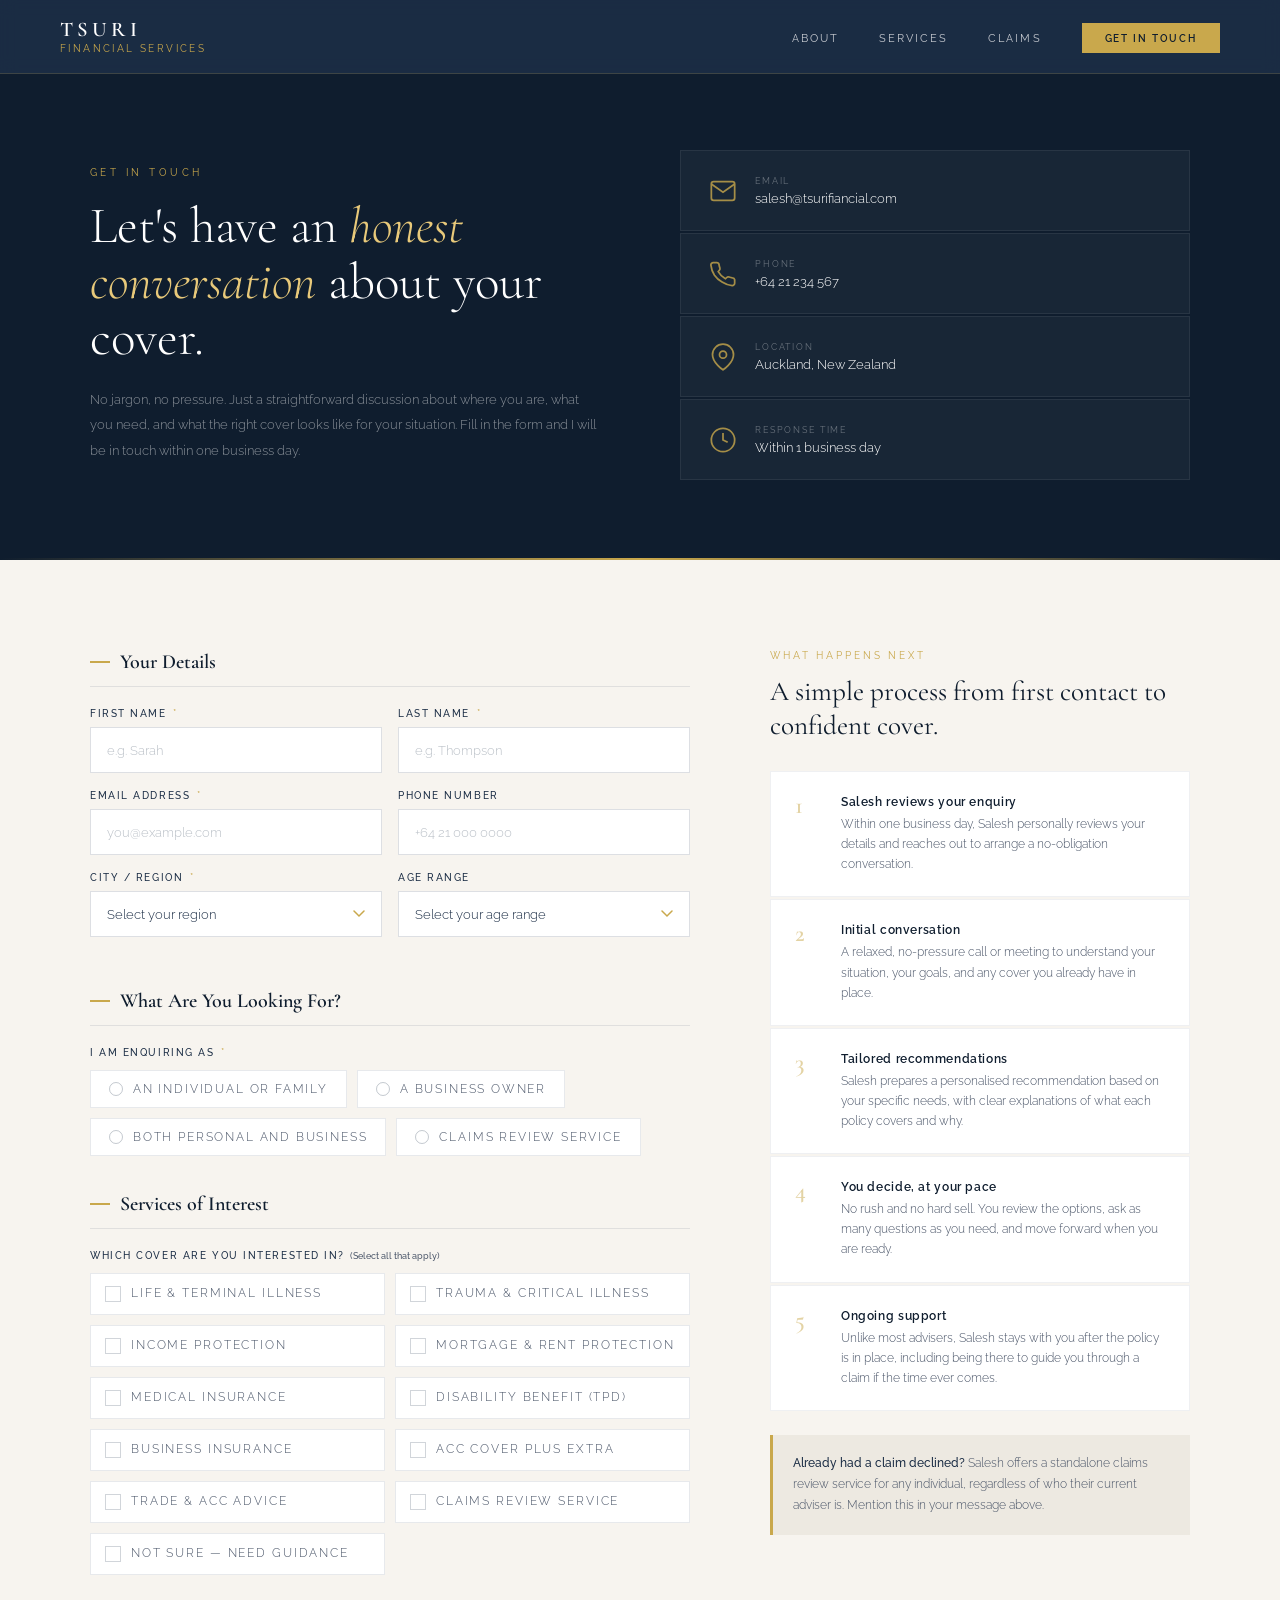
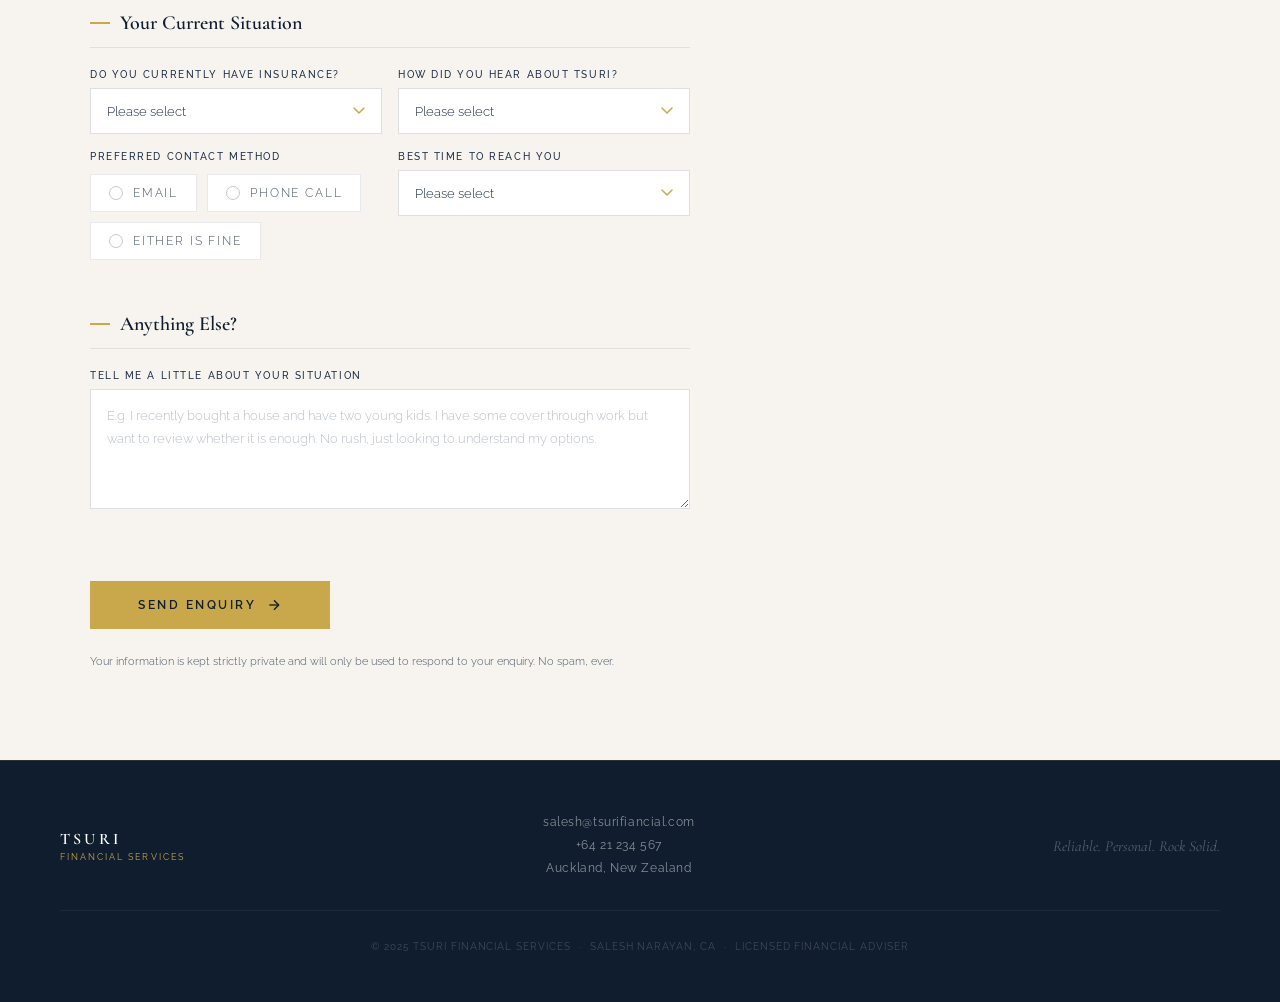
<file: enquire.html>
<!DOCTYPE html>
<html lang="en">
<head>
<meta charset="UTF-8">
<meta name="viewport" content="width=device-width, initial-scale=1.0">
<title>Enquire — Tsuri Financial Services</title>
<link href="https://fonts.googleapis.com/css2?family=Cormorant+Garamond:ital,wght@0,300;0,400;0,500;0,600;1,300;1,400&family=Raleway:wght@300;400;500;600&display=swap" rel="stylesheet">
<style>
  :root {
    --navy: #1b2d45; --navy-deep: #0f1d2e; --navy-mid: #243650;
    --gold: #c9a84c; --gold-light: #e8c97a;
    --cream: #f7f4ef; --cream-dark: #ede9e1;
    --white: #ffffff; --text-dark: #1b2d45; --text-mid: #4a5568;
    --error: #b82c22;
  }
  * { margin: 0; padding: 0; box-sizing: border-box; }
  html { scroll-behavior: smooth; }
  body { font-family: 'Raleway', sans-serif; background: var(--cream); color: var(--text-dark); overflow-x: hidden; }

  /* NAV */
  nav { position: fixed; top: 0; left: 0; right: 0; z-index: 100; display: flex; align-items: center; justify-content: space-between; padding: 20px 60px; background: rgba(27,45,69,0.97); backdrop-filter: blur(8px); border-bottom: 1px solid rgba(201,168,76,0.2); }
  .nav-logo { display: flex; align-items: center; text-decoration: none; }
  .nav-brand { display: flex; flex-direction: column; line-height: 1; }
  .nav-brand-name { font-family: 'Cormorant Garamond', serif; font-size: 1.3rem; font-weight: 600; letter-spacing: 0.2em; color: var(--white); text-transform: uppercase; }
  .nav-brand-sub { font-size: 0.6rem; letter-spacing: 0.25em; color: var(--gold); text-transform: uppercase; margin-top: 3px; }
  .nav-links { display: flex; gap: 40px; list-style: none; }
  .nav-links a { font-size: 0.7rem; letter-spacing: 0.18em; text-transform: uppercase; color: rgba(255,255,255,0.75); text-decoration: none; transition: color 0.3s; }
  .nav-links a:hover, .nav-links a.active { color: var(--gold); }
  .nav-cta { background: var(--gold) !important; border: 1px solid var(--gold); color: var(--navy-deep) !important; padding: 8px 22px; font-size: 0.65rem !important; letter-spacing: 0.18em; text-transform: uppercase; cursor: pointer; text-decoration: none; font-family: 'Raleway', sans-serif; font-weight: 600; }

  /* PAGE HERO */
  .page-hero { padding: 150px 60px 80px; background: var(--navy-deep); position: relative; overflow: hidden; }
  .page-hero::after { content: ''; position: absolute; bottom: 0; left: 0; right: 0; height: 2px; background: linear-gradient(to right, transparent, var(--gold), transparent); }
  .page-hero-inner { max-width: 1100px; margin: 0 auto; display: grid; grid-template-columns: 1fr 1fr; gap: 80px; align-items: center; }
  .page-hero-label { font-size: 0.62rem; letter-spacing: 0.35em; text-transform: uppercase; color: var(--gold); margin-bottom: 20px; display: block; }
  .page-hero-title { font-family: 'Cormorant Garamond', serif; font-size: clamp(2.4rem, 4vw, 3.6rem); font-weight: 300; color: var(--white); line-height: 1.1; margin-bottom: 20px; }
  .page-hero-title em { font-style: italic; color: var(--gold-light); }
  .page-hero-sub { font-size: 0.84rem; color: rgba(255,255,255,0.5); font-weight: 300; line-height: 1.9; }

  /* Contact info panel */
  .contact-panel { display: flex; flex-direction: column; gap: 2px; }
  .contact-item { background: rgba(255,255,255,0.04); border: 1px solid rgba(255,255,255,0.07); padding: 24px 28px; display: flex; align-items: center; gap: 18px; transition: background 0.3s; }
  .contact-item:hover { background: rgba(255,255,255,0.07); }
  .contact-icon { width: 28px; height: 28px; color: var(--gold); min-width: 28px; opacity: 0.8; }
  .contact-detail { display: flex; flex-direction: column; }
  .contact-label { font-size: 0.58rem; letter-spacing: 0.2em; text-transform: uppercase; color: rgba(255,255,255,0.35); margin-bottom: 4px; }
  .contact-value { font-size: 0.84rem; color: var(--white); font-weight: 300; }
  .contact-value a { color: var(--white); text-decoration: none; transition: color 0.3s; }
  .contact-value a:hover { color: var(--gold); }

  /* FORM SECTION */
  .form-section { padding: 90px 60px; }
  .form-inner { max-width: 1100px; margin: 0 auto; display: grid; grid-template-columns: 1fr 420px; gap: 80px; align-items: start; }

  /* What to expect sidebar */
  .expect-panel { position: sticky; top: 110px; }
  .expect-label { font-size: 0.6rem; letter-spacing: 0.3em; text-transform: uppercase; color: var(--gold); margin-bottom: 14px; display: block; }
  .expect-heading { font-family: 'Cormorant Garamond', serif; font-size: 1.7rem; font-weight: 400; color: var(--navy-deep); line-height: 1.25; margin-bottom: 28px; }
  .expect-steps { display: flex; flex-direction: column; gap: 2px; }
  .expect-step { background: var(--white); border: 1px solid rgba(27,45,69,0.07); padding: 22px 24px; display: flex; gap: 18px; align-items: flex-start; }
  .step-num { font-family: 'Cormorant Garamond', serif; font-size: 1.5rem; font-weight: 600; color: var(--gold); opacity: 0.5; line-height: 1; min-width: 28px; }
  .step-title { font-size: 0.78rem; font-weight: 600; color: var(--navy-deep); letter-spacing: 0.05em; margin-bottom: 5px; }
  .step-desc { font-size: 0.74rem; color: var(--text-mid); line-height: 1.7; font-weight: 300; }
  .expect-note { margin-top: 24px; padding: 18px 20px; background: var(--cream-dark); border-left: 3px solid var(--gold); }
  .expect-note p { font-size: 0.76rem; color: var(--text-mid); line-height: 1.75; font-weight: 300; }
  .expect-note p strong { color: var(--navy); font-weight: 500; }

  /* FORM */
  .enquiry-form { display: flex; flex-direction: column; gap: 0; }

  .form-section-title { font-family: 'Cormorant Garamond', serif; font-size: 1.25rem; font-weight: 600; color: var(--navy-deep); margin-bottom: 20px; padding-bottom: 12px; border-bottom: 1px solid rgba(27,45,69,0.1); display: flex; align-items: center; gap: 10px; }
  .form-section-title::before { content: ''; display: inline-block; width: 20px; height: 2px; background: var(--gold); }

  .form-block { margin-bottom: 36px; }

  .form-row { display: grid; grid-template-columns: 1fr 1fr; gap: 16px; }
  .form-row.single { grid-template-columns: 1fr; }
  .form-row.thirds { grid-template-columns: 1fr 1fr 1fr; }

  .form-group { display: flex; flex-direction: column; gap: 8px; margin-bottom: 16px; }
  .form-group:last-child { margin-bottom: 0; }

  label { font-size: 0.65rem; letter-spacing: 0.15em; text-transform: uppercase; color: var(--navy); font-weight: 500; }
  label .req { color: var(--gold); margin-left: 2px; }

  input[type="text"], input[type="email"], input[type="tel"], select, textarea {
    width: 100%; padding: 14px 16px;
    font-family: 'Raleway', sans-serif; font-size: 0.84rem; font-weight: 300;
    color: var(--text-dark); background: var(--white);
    border: 1px solid rgba(27,45,69,0.15); outline: none;
    transition: border-color 0.25s, box-shadow 0.25s;
    -webkit-appearance: none; appearance: none;
  }
  input:focus, select:focus, textarea:focus { border-color: var(--gold); box-shadow: 0 0 0 3px rgba(201,168,76,0.1); }
  input::placeholder, textarea::placeholder { color: rgba(27,45,69,0.3); }
  select { background-image: url("data:image/svg+xml,%3Csvg xmlns='http://www.w3.org/2000/svg' width='12' height='8' viewBox='0 0 12 8'%3E%3Cpath d='M1 1l5 5 5-5' stroke='%23c9a84c' stroke-width='1.5' fill='none' stroke-linecap='round'/%3E%3C/svg%3E"); background-repeat: no-repeat; background-position: right 16px center; padding-right: 40px; cursor: pointer; }
  textarea { resize: vertical; min-height: 120px; line-height: 1.7; }

  /* Checkbox group */
  .checkbox-grid { display: grid; grid-template-columns: 1fr 1fr; gap: 10px; margin-top: 4px; }
  .checkbox-label { display: flex; align-items: center; gap: 10px; cursor: pointer; padding: 12px 14px; background: var(--white); border: 1px solid rgba(27,45,69,0.1); transition: all 0.2s; font-size: 0.78rem; color: var(--text-mid); font-weight: 300; }
  .checkbox-label:hover { border-color: var(--gold); background: rgba(201,168,76,0.04); }
  .checkbox-label input[type="checkbox"] { display: none; }
  .checkbox-box { width: 16px; height: 16px; min-width: 16px; border: 1px solid rgba(27,45,69,0.2); position: relative; transition: all 0.2s; }
  .checkbox-label input:checked ~ .checkbox-box { background: var(--gold); border-color: var(--gold); }
  .checkbox-label input:checked ~ .checkbox-box::after { content: ''; position: absolute; left: 4px; top: 1px; width: 5px; height: 9px; border: 2px solid white; border-top: none; border-left: none; transform: rotate(45deg); }
  .checkbox-label input:checked ~ .checkbox-text { color: var(--navy-deep); font-weight: 400; }
  .checkbox-text { font-size: 0.76rem; line-height: 1.3; }

  /* Radio group */
  .radio-group { display: flex; gap: 10px; flex-wrap: wrap; margin-top: 4px; }
  .radio-label { display: flex; align-items: center; gap: 10px; cursor: pointer; padding: 11px 18px; background: var(--white); border: 1px solid rgba(27,45,69,0.1); transition: all 0.2s; font-size: 0.76rem; color: var(--text-mid); font-weight: 300; }
  .radio-label:hover { border-color: var(--gold); }
  .radio-label input[type="radio"] { display: none; }
  .radio-dot { width: 14px; height: 14px; min-width: 14px; border: 1px solid rgba(27,45,69,0.25); border-radius: 50%; position: relative; transition: all 0.2s; }
  .radio-label input:checked ~ .radio-dot { border-color: var(--gold); }
  .radio-label input:checked ~ .radio-dot::after { content: ''; position: absolute; inset: 3px; background: var(--gold); border-radius: 50%; }
  .radio-label input:checked ~ .radio-text { color: var(--navy-deep); font-weight: 400; }

  /* Submit */
  .form-submit { margin-top: 36px; display: flex; align-items: center; gap: 24px; flex-wrap: wrap; }
  .btn-submit { background: var(--gold); color: var(--navy-deep); padding: 16px 48px; font-size: 0.72rem; letter-spacing: 0.22em; text-transform: uppercase; border: none; cursor: pointer; font-family: 'Raleway', sans-serif; font-weight: 600; transition: all 0.3s; display: inline-flex; align-items: center; gap: 10px; }
  .btn-submit:hover { background: var(--gold-light); transform: translateY(-2px); }
  .btn-submit svg { width: 16px; height: 16px; }
  .submit-note { font-size: 0.68rem; color: var(--text-mid); font-weight: 300; line-height: 1.6; }

  /* Success state */
  .success-message { display: none; background: var(--navy-deep); padding: 60px 50px; text-align: center; }
  .success-message.visible { display: block; }
  .success-icon { width: 56px; height: 56px; color: var(--gold); margin: 0 auto 24px; }
  .success-title { font-family: 'Cormorant Garamond', serif; font-size: 2rem; font-weight: 300; color: var(--white); margin-bottom: 14px; }
  .success-sub { font-size: 0.82rem; color: rgba(255,255,255,0.5); line-height: 1.8; max-width: 420px; margin: 0 auto; }

  /* FOOTER */
  footer { background: var(--navy-deep); padding: 50px 60px; border-top: 1px solid rgba(201,168,76,0.15); }
  .footer-inner { max-width: 1200px; margin: 0 auto; display: flex; align-items: center; justify-content: space-between; flex-wrap: wrap; gap: 30px; }
  .footer-brand-text .name { font-family: 'Cormorant Garamond', serif; font-size: 1rem; letter-spacing: 0.2em; text-transform: uppercase; color: var(--white); font-weight: 600; }
  .footer-brand-text .sub { font-size: 0.58rem; letter-spacing: 0.22em; text-transform: uppercase; color: var(--gold); margin-top: 2px; }
  .footer-contact a { display: block; font-size: 0.72rem; color: rgba(255,255,255,0.5); text-decoration: none; letter-spacing: 0.05em; transition: color 0.3s; line-height: 2; text-align: center; }
  .footer-contact a:hover { color: var(--gold); }
  .footer-tagline { font-family: 'Cormorant Garamond', serif; font-style: italic; font-size: 0.95rem; color: rgba(255,255,255,0.3); }
  .footer-copy { width: 100%; text-align: center; font-size: 0.6rem; color: rgba(255,255,255,0.2); letter-spacing: 0.1em; text-transform: uppercase; margin-top: 30px; padding-top: 30px; border-top: 1px solid rgba(255,255,255,0.05); }

  @media (max-width: 960px) {
    nav { padding: 18px 24px; }
    .nav-links { display: none; }
    .page-hero { padding: 120px 24px 60px; }
    .page-hero-inner { grid-template-columns: 1fr; gap: 40px; }
    .form-section { padding: 60px 24px; }
    .form-inner { grid-template-columns: 1fr; gap: 50px; }
    .expect-panel { position: static; }
    .form-row { grid-template-columns: 1fr; }
    .form-row.thirds { grid-template-columns: 1fr; }
    .checkbox-grid { grid-template-columns: 1fr; }
    footer { padding: 40px 24px; }
    .footer-inner { flex-direction: column; align-items: flex-start; }
    .footer-contact a { text-align: left; }
  }
</style>
</head>
<body>

<!-- NAV -->
<nav>
  <a href="index.html" class="nav-logo">
    <div class="nav-brand">
      <span class="nav-brand-name">Tsuri</span>
      <span class="nav-brand-sub">Financial Services</span>
    </div>
  </a>
  <ul class="nav-links">
    <li><a href="about.html">About</a></li>
    <li><a href="services.html">Services</a></li>
    <li><a href="enquire.html">Claims</a></li>
    <li><a href="enquire.html" class="nav-cta active">Get in Touch</a></li>
  </ul>
</nav>

<!-- PAGE HERO -->
<section class="page-hero">
  <div class="page-hero-inner">
    <div>
      <span class="page-hero-label">Get in Touch</span>
      <h1 class="page-hero-title">Let's have an <em>honest conversation</em> about your cover.</h1>
      <p class="page-hero-sub">No jargon, no pressure. Just a straightforward discussion about where you are, what you need, and what the right cover looks like for your situation. Fill in the form and I will be in touch within one business day.</p>
    </div>

    <div class="contact-panel">
      <div class="contact-item">
        <svg class="contact-icon" viewBox="0 0 24 24" fill="none" stroke="currentColor" stroke-width="1.5">
          <path d="M4 4h16c1.1 0 2 .9 2 2v12c0 1.1-.9 2-2 2H4c-1.1 0-2-.9-2-2V6c0-1.1.9-2 2-2z"/><polyline points="22,6 12,13 2,6"/>
        </svg>
        <div class="contact-detail">
          <span class="contact-label">Email</span>
          <span class="contact-value"><a href="mailto:salesh@tsurifiancial.com">salesh@tsurifiancial.com</a></span>
        </div>
      </div>
      <div class="contact-item">
        <svg class="contact-icon" viewBox="0 0 24 24" fill="none" stroke="currentColor" stroke-width="1.5">
          <path d="M22 16.92v3a2 2 0 0 1-2.18 2 19.79 19.79 0 0 1-8.63-3.07A19.5 19.5 0 0 1 4.69 13a19.79 19.79 0 0 1-3.07-8.67A2 2 0 0 1 3.6 2.18h3a2 2 0 0 1 2 1.72 12.84 12.84 0 0 0 .7 2.81 2 2 0 0 1-.45 2.11L7.91 9.91a16 16 0 0 0 6.18 6.18l1.09-1.09a2 2 0 0 1 2.11-.45 12.84 12.84 0 0 0 2.81.7A2 2 0 0 1 22 16.92z"/>
        </svg>
        <div class="contact-detail">
          <span class="contact-label">Phone</span>
          <span class="contact-value"><a href="tel:+6421234567">+64 21 234 567</a></span>
        </div>
      </div>
      <div class="contact-item">
        <svg class="contact-icon" viewBox="0 0 24 24" fill="none" stroke="currentColor" stroke-width="1.5">
          <path d="M21 10c0 7-9 13-9 13s-9-6-9-13a9 9 0 0 1 18 0z"/><circle cx="12" cy="10" r="3"/>
        </svg>
        <div class="contact-detail">
          <span class="contact-label">Location</span>
          <span class="contact-value">Auckland, New Zealand</span>
        </div>
      </div>
      <div class="contact-item">
        <svg class="contact-icon" viewBox="0 0 24 24" fill="none" stroke="currentColor" stroke-width="1.5">
          <circle cx="12" cy="12" r="10"/><polyline points="12 6 12 12 16 14"/>
        </svg>
        <div class="contact-detail">
          <span class="contact-label">Response Time</span>
          <span class="contact-value">Within 1 business day</span>
        </div>
      </div>
    </div>
  </div>
</section>

<!-- FORM SECTION -->
<section class="form-section">
  <div class="form-inner">

    <!-- FORM -->
    <div>
      <form class="enquiry-form" id="enquiryForm" onsubmit="handleSubmit(event)" novalidate>

        <!-- Personal Details -->
        <div class="form-block">
          <p class="form-section-title">Your Details</p>
          <div class="form-row">
            <div class="form-group">
              <label>First Name <span class="req">*</span></label>
              <input type="text" name="firstName" placeholder="e.g. Sarah" required>
            </div>
            <div class="form-group">
              <label>Last Name <span class="req">*</span></label>
              <input type="text" name="lastName" placeholder="e.g. Thompson" required>
            </div>
          </div>
          <div class="form-row">
            <div class="form-group">
              <label>Email Address <span class="req">*</span></label>
              <input type="email" name="email" placeholder="you@example.com" required>
            </div>
            <div class="form-group">
              <label>Phone Number</label>
              <input type="tel" name="phone" placeholder="+64 21 000 0000">
            </div>
          </div>
          <div class="form-row">
            <div class="form-group">
              <label>City / Region <span class="req">*</span></label>
              <select name="city" required>
                <option value="" disabled selected>Select your region</option>
                <option>Auckland</option>
                <option>Wellington</option>
                <option>Canterbury</option>
                <option>Waikato</option>
                <option>Bay of Plenty</option>
                <option>Otago</option>
                <option>Manawatu-Whanganui</option>
                <option>Hawke's Bay</option>
                <option>Northland</option>
                <option>Other</option>
              </select>
            </div>
            <div class="form-group">
              <label>Age Range</label>
              <select name="ageRange">
                <option value="" disabled selected>Select your age range</option>
                <option>Under 25</option>
                <option>25 to 34</option>
                <option>35 to 44</option>
                <option>45 to 54</option>
                <option>55 to 64</option>
                <option>65 or over</option>
              </select>
            </div>
          </div>
        </div>

        <!-- Enquiry Type -->
        <div class="form-block">
          <p class="form-section-title">What Are You Looking For?</p>
          <div class="form-group">
            <label>I am enquiring as <span class="req">*</span></label>
            <div class="radio-group">
              <label class="radio-label">
                <input type="radio" name="clientType" value="personal" required>
                <span class="radio-dot"></span>
                <span class="radio-text">An individual or family</span>
              </label>
              <label class="radio-label">
                <input type="radio" name="clientType" value="business">
                <span class="radio-dot"></span>
                <span class="radio-text">A business owner</span>
              </label>
              <label class="radio-label">
                <input type="radio" name="clientType" value="both">
                <span class="radio-dot"></span>
                <span class="radio-text">Both personal and business</span>
              </label>
              <label class="radio-label">
                <input type="radio" name="clientType" value="claims">
                <span class="radio-dot"></span>
                <span class="radio-text">Claims review service</span>
              </label>
            </div>
          </div>
        </div>

        <!-- Services of Interest -->
        <div class="form-block">
          <p class="form-section-title">Services of Interest</p>
          <div class="form-group">
            <label>Which cover are you interested in? <span style="font-size:0.58rem; color:var(--text-mid); text-transform:none; letter-spacing:0;">(Select all that apply)</span></label>
            <div class="checkbox-grid">
              <label class="checkbox-label">
                <input type="checkbox" name="services" value="life">
                <span class="checkbox-box"></span>
                <span class="checkbox-text">Life &amp; Terminal Illness</span>
              </label>
              <label class="checkbox-label">
                <input type="checkbox" name="services" value="trauma">
                <span class="checkbox-box"></span>
                <span class="checkbox-text">Trauma &amp; Critical Illness</span>
              </label>
              <label class="checkbox-label">
                <input type="checkbox" name="services" value="income">
                <span class="checkbox-box"></span>
                <span class="checkbox-text">Income Protection</span>
              </label>
              <label class="checkbox-label">
                <input type="checkbox" name="services" value="mortgage">
                <span class="checkbox-box"></span>
                <span class="checkbox-text">Mortgage &amp; Rent Protection</span>
              </label>
              <label class="checkbox-label">
                <input type="checkbox" name="services" value="health">
                <span class="checkbox-box"></span>
                <span class="checkbox-text">Medical Insurance</span>
              </label>
              <label class="checkbox-label">
                <input type="checkbox" name="services" value="disability">
                <span class="checkbox-box"></span>
                <span class="checkbox-text">Disability Benefit (TPD)</span>
              </label>
              <label class="checkbox-label">
                <input type="checkbox" name="services" value="business">
                <span class="checkbox-box"></span>
                <span class="checkbox-text">Business Insurance</span>
              </label>
              <label class="checkbox-label">
                <input type="checkbox" name="services" value="acc">
                <span class="checkbox-box"></span>
                <span class="checkbox-text">ACC Cover Plus Extra</span>
              </label>
              <label class="checkbox-label">
                <input type="checkbox" name="services" value="trade">
                <span class="checkbox-box"></span>
                <span class="checkbox-text">Trade &amp; ACC Advice</span>
              </label>
              <label class="checkbox-label">
                <input type="checkbox" name="services" value="claimsreview">
                <span class="checkbox-box"></span>
                <span class="checkbox-text">Claims Review Service</span>
              </label>
              <label class="checkbox-label">
                <input type="checkbox" name="services" value="notsure">
                <span class="checkbox-box"></span>
                <span class="checkbox-text">Not sure — need guidance</span>
              </label>
            </div>
          </div>
        </div>

        <!-- Current Situation -->
        <div class="form-block">
          <p class="form-section-title">Your Current Situation</p>
          <div class="form-row">
            <div class="form-group">
              <label>Do you currently have insurance?</label>
              <select name="hasInsurance">
                <option value="" disabled selected>Please select</option>
                <option>Yes, I have existing cover</option>
                <option>No, I am starting fresh</option>
                <option>I had cover but it has lapsed</option>
                <option>I am not sure</option>
              </select>
            </div>
            <div class="form-group">
              <label>How did you hear about Tsuri?</label>
              <select name="referral">
                <option value="" disabled selected>Please select</option>
                <option>Google search</option>
                <option>Referred by a friend or family</option>
                <option>LinkedIn</option>
                <option>Social media</option>
                <option>Premier Life / Referral partner</option>
                <option>Other</option>
              </select>
            </div>
          </div>
          <div class="form-row">
            <div class="form-group">
              <label>Preferred contact method</label>
              <div class="radio-group">
                <label class="radio-label">
                  <input type="radio" name="contactMethod" value="email">
                  <span class="radio-dot"></span>
                  <span class="radio-text">Email</span>
                </label>
                <label class="radio-label">
                  <input type="radio" name="contactMethod" value="phone">
                  <span class="radio-dot"></span>
                  <span class="radio-text">Phone call</span>
                </label>
                <label class="radio-label">
                  <input type="radio" name="contactMethod" value="either">
                  <span class="radio-dot"></span>
                  <span class="radio-text">Either is fine</span>
                </label>
              </div>
            </div>
            <div class="form-group">
              <label>Best time to reach you</label>
              <select name="bestTime">
                <option value="" disabled selected>Please select</option>
                <option>Morning (8am to 12pm)</option>
                <option>Afternoon (12pm to 5pm)</option>
                <option>Evening (after 5pm)</option>
                <option>Any time</option>
              </select>
            </div>
          </div>
        </div>

        <!-- Message -->
        <div class="form-block">
          <p class="form-section-title">Anything Else?</p>
          <div class="form-group form-row single">
            <label>Tell me a little about your situation</label>
            <textarea name="message" placeholder="E.g. I recently bought a house and have two young kids. I have some cover through work but want to review whether it is enough. No rush, just looking to understand my options."></textarea>
          </div>
        </div>

        <div class="form-submit">
          <button type="submit" class="btn-submit">
            Send Enquiry
            <svg viewBox="0 0 24 24" fill="none" stroke="currentColor" stroke-width="2"><line x1="5" y1="12" x2="19" y2="12"/><polyline points="12 5 19 12 12 19"/></svg>
          </button>
          <p class="submit-note">Your information is kept strictly private and will only be used to respond to your enquiry. No spam, ever.</p>
        </div>

      </form>

      <!-- Success message -->
      <div class="success-message" id="successMsg">
        <svg class="success-icon" viewBox="0 0 24 24" fill="none" stroke="currentColor" stroke-width="1.5">
          <path d="M22 11.08V12a10 10 0 1 1-5.93-9.14"/><polyline points="22 4 12 14.01 9 11.01"/>
        </svg>
        <h2 class="success-title">Thank you for reaching out.</h2>
        <p class="success-sub">Your enquiry has been received. Salesh will be in touch within one business day to have a conversation at your pace, with no pressure.</p>
      </div>
    </div>

    <!-- SIDEBAR -->
    <div class="expect-panel">
      <span class="expect-label">What Happens Next</span>
      <h2 class="expect-heading">A simple process from first contact to confident cover.</h2>
      <div class="expect-steps">
        <div class="expect-step">
          <span class="step-num">1</span>
          <div>
            <p class="step-title">Salesh reviews your enquiry</p>
            <p class="step-desc">Within one business day, Salesh personally reviews your details and reaches out to arrange a no-obligation conversation.</p>
          </div>
        </div>
        <div class="expect-step">
          <span class="step-num">2</span>
          <div>
            <p class="step-title">Initial conversation</p>
            <p class="step-desc">A relaxed, no-pressure call or meeting to understand your situation, your goals, and any cover you already have in place.</p>
          </div>
        </div>
        <div class="expect-step">
          <span class="step-num">3</span>
          <div>
            <p class="step-title">Tailored recommendations</p>
            <p class="step-desc">Salesh prepares a personalised recommendation based on your specific needs, with clear explanations of what each policy covers and why.</p>
          </div>
        </div>
        <div class="expect-step">
          <span class="step-num">4</span>
          <div>
            <p class="step-title">You decide, at your pace</p>
            <p class="step-desc">No rush and no hard sell. You review the options, ask as many questions as you need, and move forward when you are ready.</p>
          </div>
        </div>
        <div class="expect-step">
          <span class="step-num">5</span>
          <div>
            <p class="step-title">Ongoing support</p>
            <p class="step-desc">Unlike most advisers, Salesh stays with you after the policy is in place, including being there to guide you through a claim if the time ever comes.</p>
          </div>
        </div>
      </div>
      <div class="expect-note">
        <p><strong>Already had a claim declined?</strong> Salesh offers a standalone claims review service for any individual, regardless of who their current adviser is. Mention this in your message above.</p>
      </div>
    </div>

  </div>
</section>

<!-- FOOTER -->
<footer>
  <div class="footer-inner">
    <div class="footer-brand-text">
      <div class="name">Tsuri</div>
      <div class="sub">Financial Services</div>
    </div>
    <div class="footer-contact">
      <a href="mailto:salesh@tsurifiancial.com">salesh@tsurifiancial.com</a>
      <a href="tel:+6421234567">+64 21 234 567</a>
      <a href="#">Auckland, New Zealand</a>
    </div>
    <div class="footer-tagline">Reliable. Personal. Rock Solid.</div>
  </div>
  <p class="footer-copy">&copy; 2025 Tsuri Financial Services &nbsp;&middot;&nbsp; Salesh Narayan, CA &nbsp;&middot;&nbsp; Licensed Financial Adviser</p>
</footer>

<script>
  async function handleSubmit(e) {
    e.preventDefault();

    const form = document.getElementById('enquiryForm');
    const firstName = form.querySelector('[name="firstName"]').value.trim();
    const email = form.querySelector('[name="email"]').value.trim();
    const city = form.querySelector('[name="city"]').value;
    const clientType = form.querySelector('[name="clientType"]:checked');

    let valid = true;

    [form.querySelector('[name="firstName"]'), form.querySelector('[name="email"]'), form.querySelector('[name="city"]')].forEach(el => {
      if (!el.value.trim()) {
        el.style.borderColor = 'var(--error)';
        valid = false;
      } else {
        el.style.borderColor = '';
      }
    });

    if (!clientType) {
      valid = false;
    }

    if (!valid) return;

    const formData = new FormData(form);

    try {
      const response = await fetch('https://formspree.io/f/xwvzljjb', {
        method: 'POST',
        body: formData,
        headers: {
          'Accept': 'application/json'
        }
      });

      if (response.ok) {
        form.style.display = 'none';
        document.getElementById('successMsg').classList.add('visible');
        window.scrollTo({
          top: document.getElementById('successMsg').offsetTop - 100,
          behavior: 'smooth'
        });
      } else {
        alert('Something went wrong. Please try again or email Salesh directly.');
      }
    } catch (error) {
      alert('Network error. Please try again or email Salesh directly.');
    }
  }

  document.querySelectorAll('input, select, textarea').forEach(el => {
    el.addEventListener('input', () => el.style.borderColor = '');
  });
</script>
</body>
</html>
</file>
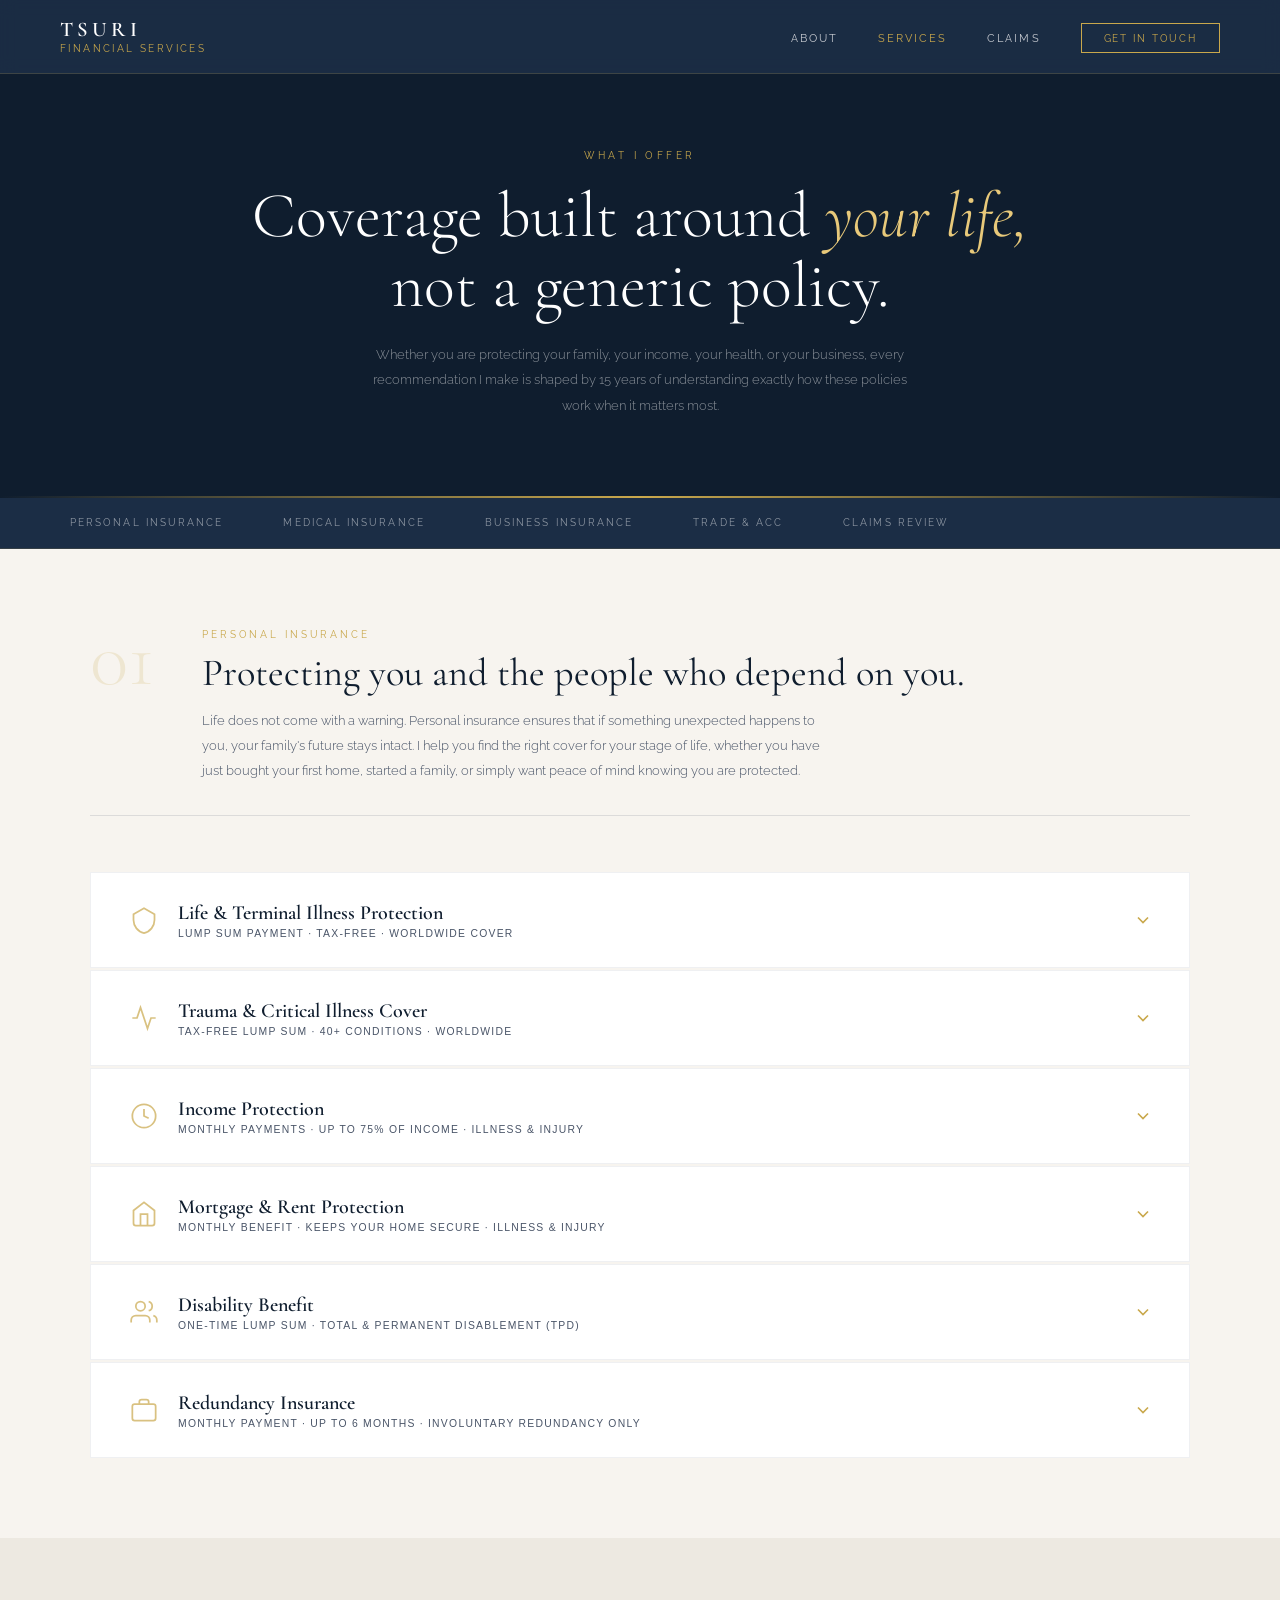
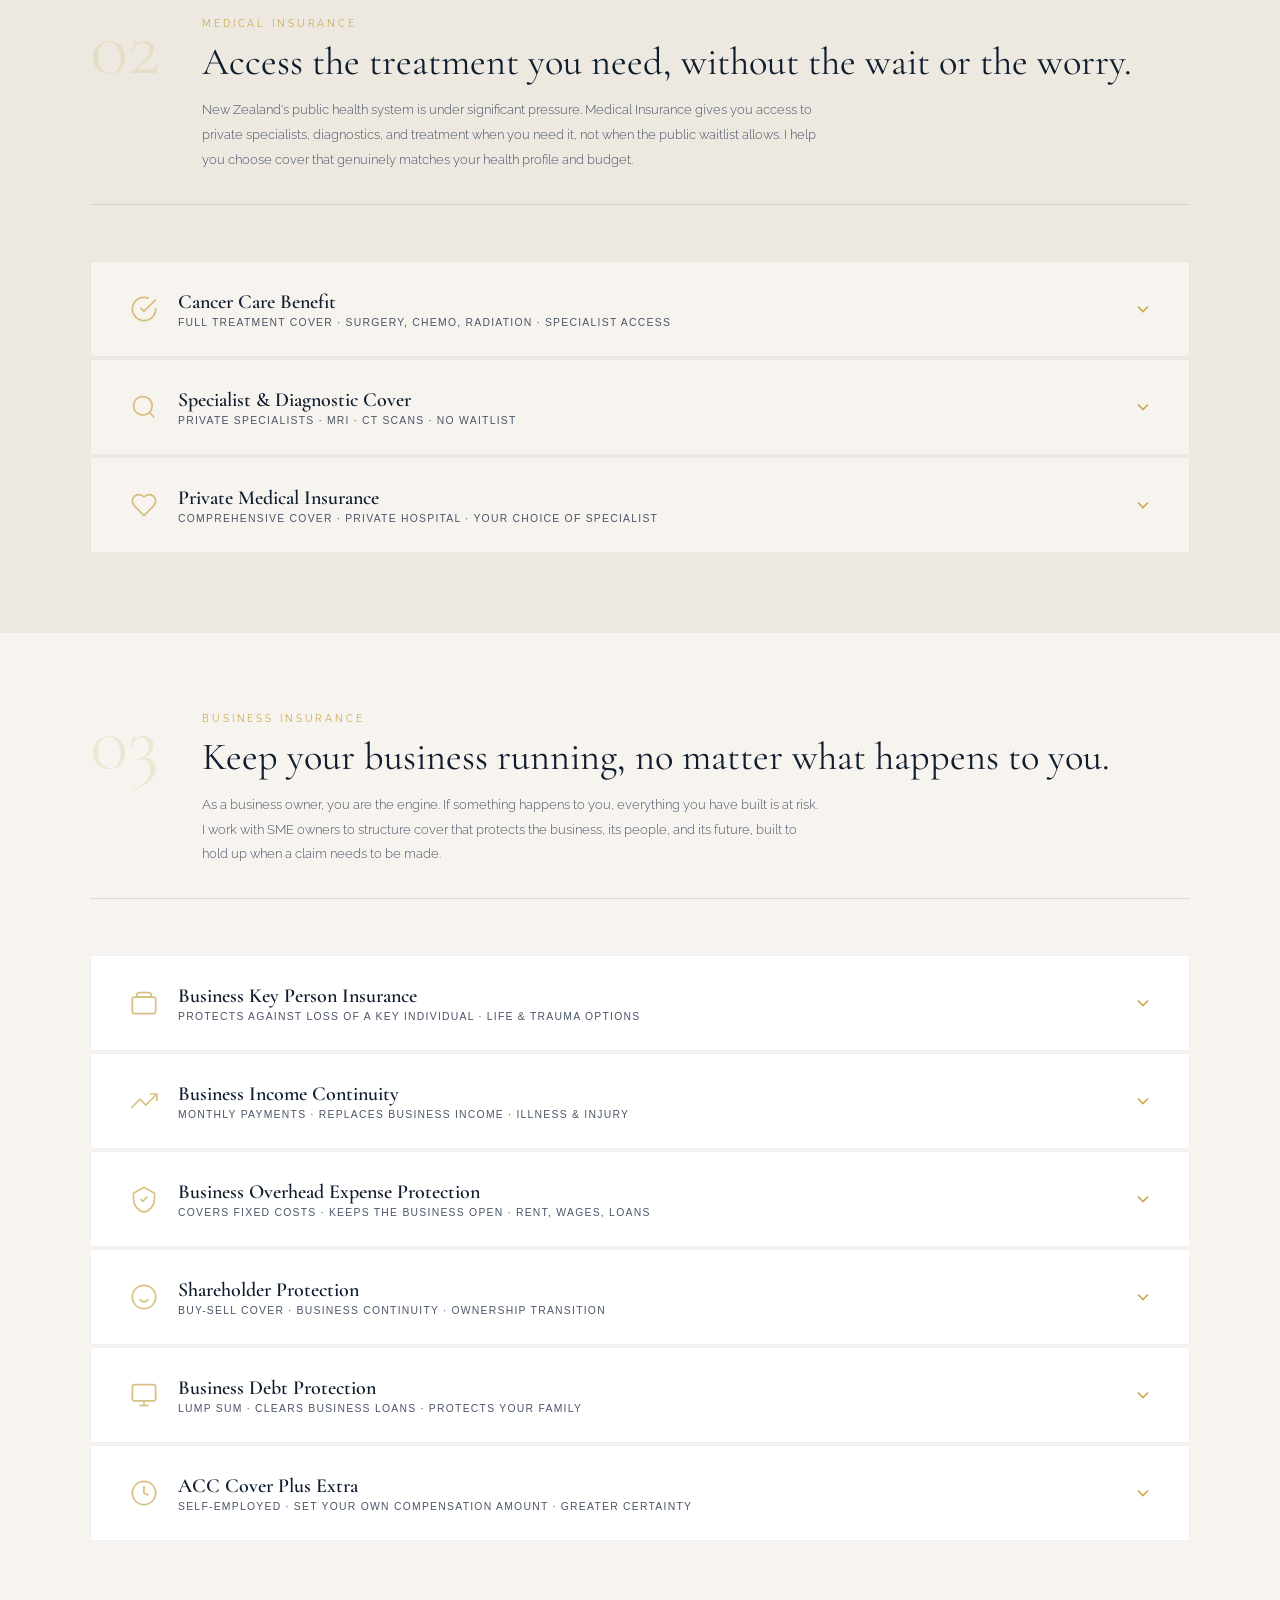
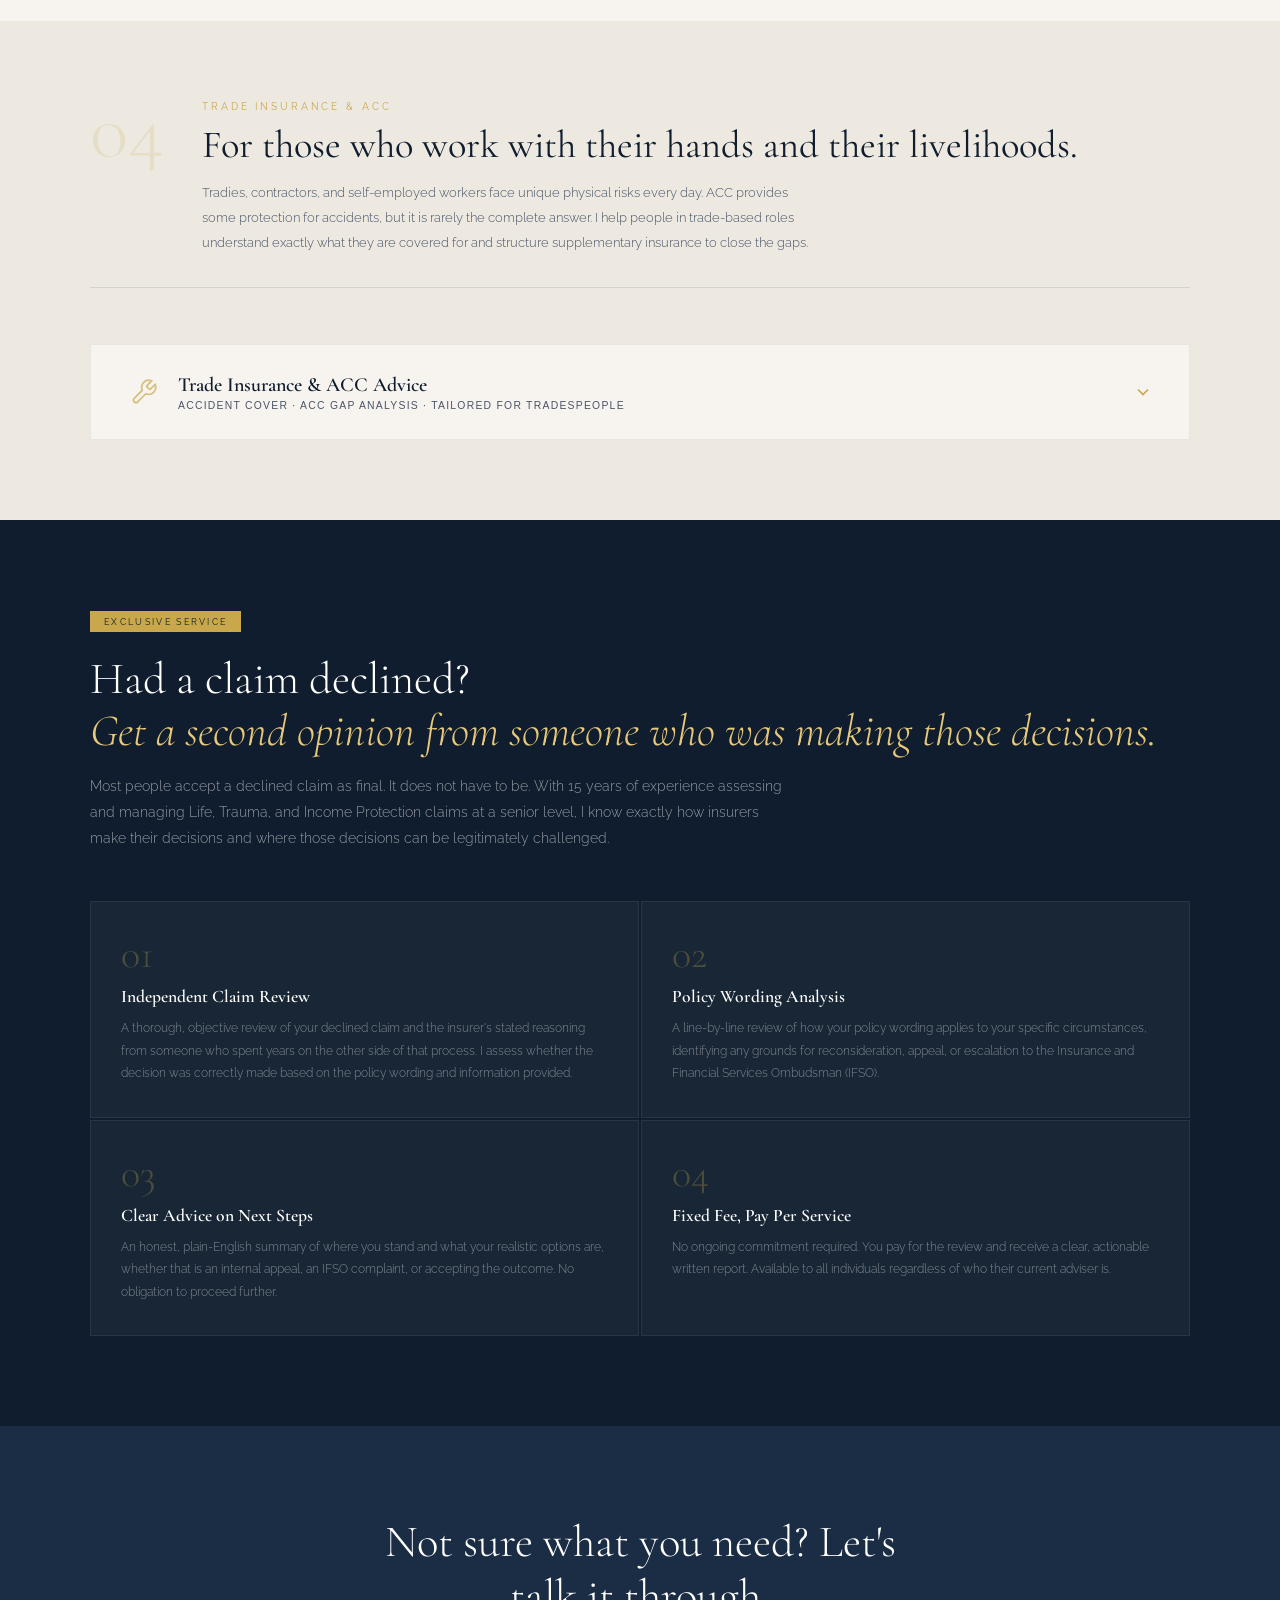
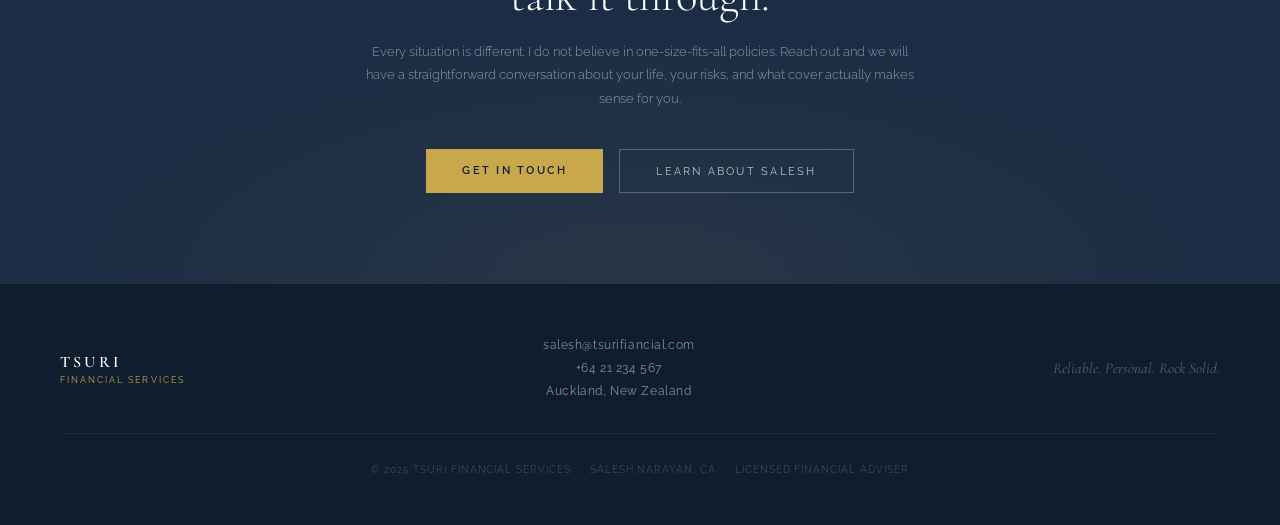
<file: services.html>
<!DOCTYPE html>
<html lang="en">
<head>
<meta charset="UTF-8">
<meta name="viewport" content="width=device-width, initial-scale=1.0">
<title>Services — Tsuri Financial Services</title>
<link href="https://fonts.googleapis.com/css2?family=Cormorant+Garamond:ital,wght@0,300;0,400;0,500;0,600;1,300;1,400&family=Raleway:wght@300;400;500;600&display=swap" rel="stylesheet">
<style>
  :root { --navy:#1b2d45;--navy-deep:#0f1d2e;--navy-mid:#243650;--gold:#c9a84c;--gold-light:#e8c97a;--cream:#f7f4ef;--cream-dark:#ede9e1;--white:#ffffff;--text-dark:#1b2d45;--text-mid:#4a5568; }
  *{margin:0;padding:0;box-sizing:border-box;}html{scroll-behavior:smooth;}
  body{font-family:'Raleway',sans-serif;background:var(--cream);color:var(--text-dark);overflow-x:hidden;}
  nav{position:fixed;top:0;left:0;right:0;z-index:100;display:flex;align-items:center;justify-content:space-between;padding:20px 60px;background:rgba(27,45,69,0.97);backdrop-filter:blur(8px);border-bottom:1px solid rgba(201,168,76,0.2);}
  .nav-logo{display:flex;align-items:center;text-decoration:none;}
  .nav-brand{display:flex;flex-direction:column;line-height:1;}
  .nav-brand-name{font-family:'Cormorant Garamond',serif;font-size:1.3rem;font-weight:600;letter-spacing:0.2em;color:var(--white);text-transform:uppercase;}
  .nav-brand-sub{font-size:0.6rem;letter-spacing:0.25em;color:var(--gold);text-transform:uppercase;margin-top:3px;}
  .nav-links{display:flex;gap:40px;list-style:none;}
  .nav-links a{font-size:0.7rem;letter-spacing:0.18em;text-transform:uppercase;color:rgba(255,255,255,0.75);text-decoration:none;transition:color 0.3s;}
  .nav-links a:hover,.nav-links a.active{color:var(--gold);}
  .nav-cta{background:transparent;border:1px solid var(--gold);color:var(--gold)!important;padding:8px 22px;font-size:0.65rem!important;letter-spacing:0.18em;text-transform:uppercase;cursor:pointer;transition:all 0.3s!important;text-decoration:none;font-family:'Raleway',sans-serif;}
  .nav-cta:hover{background:var(--gold)!important;color:var(--navy-deep)!important;}
  .page-hero{padding:150px 60px 80px;background:var(--navy-deep);position:relative;overflow:hidden;text-align:center;}
  .page-hero::after{content:'';position:absolute;bottom:0;left:0;right:0;height:2px;background:linear-gradient(to right,transparent,var(--gold),transparent);}
  .page-hero-label{font-size:0.62rem;letter-spacing:0.35em;text-transform:uppercase;color:var(--gold);margin-bottom:20px;display:block;}
  .page-hero-title{font-family:'Cormorant Garamond',serif;font-size:clamp(2.6rem,5vw,4rem);font-weight:300;color:var(--white);line-height:1.1;margin-bottom:20px;}
  .page-hero-title em{font-style:italic;color:var(--gold-light);}
  .page-hero-sub{font-size:0.84rem;color:rgba(255,255,255,0.5);font-weight:300;line-height:1.9;max-width:560px;margin:0 auto;}
  .tabs-bar{background:var(--navy);border-bottom:1px solid rgba(201,168,76,0.15);position:sticky;top:72px;z-index:50;}
  .tabs-inner{max-width:1200px;margin:0 auto;display:flex;overflow-x:auto;scrollbar-width:none;}
  .tabs-inner::-webkit-scrollbar{display:none;}
  .tab-btn{padding:18px 30px;font-size:0.65rem;letter-spacing:0.2em;text-transform:uppercase;color:rgba(255,255,255,0.5);background:none;border:none;border-bottom:2px solid transparent;cursor:pointer;white-space:nowrap;transition:all 0.3s;font-family:'Raleway',sans-serif;}
  .tab-btn:hover{color:rgba(255,255,255,0.85);}
  .tab-btn.active{color:var(--gold);border-bottom-color:var(--gold);}
  .category{padding:80px 60px;}
  .category.alt{background:var(--cream-dark);}
  .category-inner{max-width:1100px;margin:0 auto;}
  .category-header{margin-bottom:56px;padding-bottom:32px;border-bottom:1px solid rgba(27,45,69,0.12);display:flex;gap:32px;align-items:start;}
  .cat-number{font-family:'Cormorant Garamond',serif;font-size:5rem;font-weight:300;color:var(--gold);opacity:0.18;line-height:1;margin-top:-10px;min-width:80px;}
  .cat-label{font-size:0.6rem;letter-spacing:0.3em;text-transform:uppercase;color:var(--gold);margin-bottom:10px;display:block;}
  .cat-title{font-family:'Cormorant Garamond',serif;font-size:clamp(1.8rem,3vw,2.5rem);font-weight:400;color:var(--navy-deep);line-height:1.2;margin-bottom:12px;}
  .cat-desc{font-size:0.84rem;color:var(--text-mid);font-weight:300;line-height:1.85;max-width:620px;}
  .accordion{display:flex;flex-direction:column;gap:2px;}
  .accordion-item{background:var(--white);border:1px solid rgba(27,45,69,0.07);overflow:hidden;}
  .category.alt .accordion-item{background:var(--cream);}
  .accordion-trigger{width:100%;padding:28px 36px;display:flex;align-items:center;justify-content:space-between;gap:20px;background:none;border:none;cursor:pointer;text-align:left;border-left:3px solid transparent;transition:all 0.25s;}
  .accordion-trigger:hover{background:rgba(201,168,76,0.04);border-left-color:rgba(201,168,76,0.4);}
  .accordion-trigger.open{border-left-color:var(--gold);background:rgba(201,168,76,0.05);}
  .trigger-left{display:flex;align-items:center;gap:20px;}
  .trigger-icon{width:28px;height:28px;color:var(--gold);opacity:0.7;min-width:28px;}
  .trigger-title{font-family:'Cormorant Garamond',serif;font-size:1.25rem;font-weight:600;color:var(--navy-deep);}
  .trigger-sub{font-size:0.65rem;letter-spacing:0.12em;text-transform:uppercase;color:var(--text-mid);margin-top:3px;}
  .trigger-arrow{width:20px;height:20px;color:var(--gold);transition:transform 0.3s;min-width:20px;}
  .accordion-trigger.open .trigger-arrow{transform:rotate(180deg);}
  .accordion-content{max-height:0;overflow:hidden;transition:max-height 0.5s ease;}
  .accordion-content.open{max-height:4000px;}
  .accordion-body{padding:0 36px 40px 84px;}
  .service-intro{font-size:0.9rem;line-height:1.9;color:var(--text-mid);font-weight:300;margin-bottom:32px;padding-bottom:28px;border-bottom:1px solid rgba(27,45,69,0.08);}
  .detail-grid{display:grid;grid-template-columns:1fr 1fr;gap:40px;margin-bottom:32px;}
  .detail-block h4{font-family:'Cormorant Garamond',serif;font-size:1.1rem;font-weight:600;color:var(--navy);margin-bottom:14px;padding-bottom:8px;border-bottom:1px solid rgba(201,168,76,0.3);}
  .detail-block p{font-size:0.82rem;color:var(--text-mid);line-height:1.85;font-weight:300;margin-bottom:10px;}
  .detail-block ul{list-style:none;display:flex;flex-direction:column;gap:8px;}
  .detail-block ul li{font-size:0.82rem;color:var(--text-mid);line-height:1.7;font-weight:300;padding-left:16px;position:relative;}
  .detail-block ul li::before{content:'';position:absolute;left:0;top:9px;width:5px;height:5px;border-radius:50%;background:var(--gold);}
  .detail-block ul li strong{color:var(--navy);font-weight:500;}
  .how-table{width:100%;border-collapse:collapse;margin-top:10px;}
  .how-table th{font-size:0.62rem;letter-spacing:0.15em;text-transform:uppercase;color:var(--gold);text-align:left;padding:10px 14px;background:rgba(201,168,76,0.06);border-bottom:1px solid rgba(201,168,76,0.2);}
  .how-table td{font-size:0.8rem;color:var(--text-mid);padding:12px 14px;border-bottom:1px solid rgba(27,45,69,0.06);font-weight:300;line-height:1.6;vertical-align:top;}
  .how-table tr:last-child td{border-bottom:none;}
  .stat-strip{display:flex;gap:2px;margin-top:28px;}
  .stat-box{flex:1;background:var(--navy);padding:22px 20px;text-align:center;}
  .stat-value{font-family:'Cormorant Garamond',serif;font-size:1.8rem;font-weight:600;color:var(--gold);line-height:1;margin-bottom:6px;}
  .stat-label{font-size:0.6rem;letter-spacing:0.15em;text-transform:uppercase;color:rgba(255,255,255,0.45);line-height:1.5;}
  .callout{background:rgba(201,168,76,0.08);border-left:3px solid var(--gold);padding:18px 22px;margin-top:24px;}
  .callout p{font-size:0.8rem;color:var(--navy);line-height:1.75;font-weight:400;}
  .callout p strong{font-weight:600;}
  .claims-section{background:var(--navy-deep);padding:90px 60px;}
  .claims-inner{max-width:1100px;margin:0 auto;}
  .claims-tag{display:inline-block;font-size:0.58rem;letter-spacing:0.25em;text-transform:uppercase;color:var(--navy-deep);background:var(--gold);padding:5px 14px;margin-bottom:22px;}
  .claims-title{font-family:'Cormorant Garamond',serif;font-size:clamp(2rem,3.5vw,3rem);font-weight:300;color:var(--white);line-height:1.15;margin-bottom:16px;}
  .claims-title em{font-style:italic;color:var(--gold-light);}
  .claims-intro{font-size:0.86rem;color:rgba(255,255,255,0.55);font-weight:300;line-height:1.9;max-width:700px;margin-bottom:50px;}
  .claims-grid{display:grid;grid-template-columns:repeat(2,1fr);gap:2px;}
  .claims-card{background:rgba(255,255,255,0.04);border:1px solid rgba(255,255,255,0.07);padding:32px 30px;}
  .claims-card-num{font-family:'Cormorant Garamond',serif;font-size:2.5rem;font-weight:300;color:var(--gold);opacity:0.3;line-height:1;margin-bottom:12px;}
  .claims-card-title{font-family:'Cormorant Garamond',serif;font-size:1.1rem;font-weight:600;color:var(--white);margin-bottom:10px;}
  .claims-card-desc{font-size:0.78rem;color:rgba(255,255,255,0.45);line-height:1.8;font-weight:300;}
  .cta{background:var(--navy);padding:90px 60px;text-align:center;position:relative;overflow:hidden;}
  .cta::before{content:'';position:absolute;inset:0;background:radial-gradient(ellipse 70% 80% at 50% 100%,rgba(201,168,76,0.07) 0%,transparent 70%);}
  .cta-inner{position:relative;z-index:2;max-width:560px;margin:0 auto;}
  .cta-heading{font-family:'Cormorant Garamond',serif;font-size:clamp(2rem,3.5vw,2.8rem);font-weight:300;color:var(--white);line-height:1.2;margin-bottom:16px;}
  .cta-text{font-size:0.82rem;color:rgba(255,255,255,0.5);font-weight:300;line-height:1.8;margin-bottom:38px;}
  .cta-actions{display:flex;gap:16px;justify-content:center;flex-wrap:wrap;}
  .btn-primary{background:var(--gold);color:var(--navy-deep);padding:14px 36px;font-size:0.7rem;letter-spacing:0.2em;text-transform:uppercase;text-decoration:none;font-family:'Raleway',sans-serif;font-weight:600;transition:all 0.3s;display:inline-block;}
  .btn-primary:hover{background:var(--gold-light);transform:translateY(-2px);}
  .btn-secondary{background:transparent;color:rgba(255,255,255,0.7);padding:14px 36px;font-size:0.7rem;letter-spacing:0.2em;text-transform:uppercase;text-decoration:none;font-family:'Raleway',sans-serif;font-weight:400;border:1px solid rgba(255,255,255,0.25);transition:all 0.3s;display:inline-block;}
  .btn-secondary:hover{border-color:var(--gold);color:var(--gold);}
  footer{background:var(--navy-deep);padding:50px 60px;border-top:1px solid rgba(201,168,76,0.15);}
  .footer-inner{max-width:1200px;margin:0 auto;display:flex;align-items:center;justify-content:space-between;flex-wrap:wrap;gap:30px;}
  .footer-brand-text .name{font-family:'Cormorant Garamond',serif;font-size:1rem;letter-spacing:0.2em;text-transform:uppercase;color:var(--white);font-weight:600;}
  .footer-brand-text .sub{font-size:0.58rem;letter-spacing:0.22em;text-transform:uppercase;color:var(--gold);margin-top:2px;}
  .footer-contact a{display:block;font-size:0.72rem;color:rgba(255,255,255,0.5);text-decoration:none;letter-spacing:0.05em;transition:color 0.3s;line-height:2;text-align:center;}
  .footer-contact a:hover{color:var(--gold);}
  .footer-tagline{font-family:'Cormorant Garamond',serif;font-style:italic;font-size:0.95rem;color:rgba(255,255,255,0.3);}
  .footer-copy{width:100%;text-align:center;font-size:0.6rem;color:rgba(255,255,255,0.2);letter-spacing:0.1em;text-transform:uppercase;margin-top:30px;padding-top:30px;border-top:1px solid rgba(255,255,255,0.05);}
  .mb24{margin-bottom:24px;}
  @media(max-width:960px){nav{padding:18px 24px;}.nav-links{display:none;}.page-hero{padding:120px 24px 60px;}.tabs-bar{top:62px;}.category{padding:60px 24px;}.category-header{flex-direction:column;gap:8px;}.cat-number{display:none;}.accordion-body{padding:0 20px 30px 20px;}.detail-grid{grid-template-columns:1fr;gap:24px;}.stat-strip{flex-direction:column;}.claims-section{padding:70px 24px;}.claims-grid{grid-template-columns:1fr;}.cta{padding:70px 24px;}footer{padding:40px 24px;}.footer-inner{flex-direction:column;align-items:flex-start;}.footer-contact a{text-align:left;}}
</style>
</head>
<body>

<!-- NAV -->
<nav>
  <a href="index.html" class="nav-logo">
    <div class="nav-brand">
      <span class="nav-brand-name">Tsuri</span>
      <span class="nav-brand-sub">Financial Services</span>
    </div>
  </a>
  <ul class="nav-links">
    <li><a href="about.html">About</a></li>
    <li><a href="services.html" class="active">Services</a></li>
    <li><a href="enquire.html">Claims</a></li>
    <li><a href="enquire.html" class="nav-cta">Get in Touch</a></li>
  </ul>
</nav>

<!-- HERO -->
<section class="page-hero">
  <span class="page-hero-label">What I Offer</span>
  <h1 class="page-hero-title">Coverage built around <em>your life,</em><br>not a generic policy.</h1>
  <p class="page-hero-sub">Whether you are protecting your family, your income, your health, or your business, every recommendation I make is shaped by 15 years of understanding exactly how these policies work when it matters most.</p>
</section>

<!-- TABS -->
<div class="tabs-bar">
  <div class="tabs-inner">
    <button class="tab-btn active" onclick="jumpTo('personal',this)">Personal Insurance</button>
    <button class="tab-btn" onclick="jumpTo('medical',this)">Medical Insurance</button>
    <button class="tab-btn" onclick="jumpTo('business',this)">Business Insurance</button>
    <button class="tab-btn" onclick="jumpTo('trade',this)">Trade &amp; ACC</button>
    <button class="tab-btn" onclick="jumpTo('claims-review',this)">Claims Review</button>
  </div>
</div>

<!-- PERSONAL -->
<section class="category" id="personal">
  <div class="category-inner">
    <div class="category-header">
      <span class="cat-number">01</span>
      <div>
        <span class="cat-label">Personal Insurance</span>
        <h2 class="cat-title">Protecting you and the people who depend on you.</h2>
        <p class="cat-desc">Life does not come with a warning. Personal insurance ensures that if something unexpected happens to you, your family's future stays intact. I help you find the right cover for your stage of life, whether you have just bought your first home, started a family, or simply want peace of mind knowing you are protected.</p>
      </div>
    </div>
    <div class="accordion">

      <!-- Life -->
      <div class="accordion-item">
        <button class="accordion-trigger" onclick="toggle(this)">
          <div class="trigger-left">
            <svg class="trigger-icon" viewBox="0 0 24 24" fill="none" stroke="currentColor" stroke-width="1.5"><path d="M12 2L3 7v5c0 5.25 3.75 10.15 9 11.25C17.25 22.15 21 17.25 21 12V7l-9-5z"/></svg>
            <div><div class="trigger-title">Life &amp; Terminal Illness Protection</div><div class="trigger-sub">Lump sum payment &middot; Tax-free &middot; Worldwide cover</div></div>
          </div>
          <svg class="trigger-arrow" viewBox="0 0 24 24" fill="none" stroke="currentColor" stroke-width="2"><polyline points="6 9 12 15 18 9"/></svg>
        </button>
        <div class="accordion-content">
          <div class="accordion-body">
            <p class="service-intro">Life insurance is designed to provide a financial safety net for your loved ones if the worst should happen. If you pass away while the policy is active, your chosen beneficiaries receive a tax-free lump sum, ensuring they are not forced to make difficult financial decisions during an already emotional time.</p>
            <div class="detail-grid">
              <div class="detail-block">
                <h4>1. Financial Security for Your Family</h4>
                <p>The primary benefit is the lump-sum death benefit paid directly to your nominated beneficiaries. This ensures the people you love have the financial breathing room they need without making urgent decisions under pressure.</p>
              </div>
              <div class="detail-block">
                <h4>2. Debt &amp; Mortgage Protection</h4>
                <ul>
                  <li><strong>Clear the mortgage:</strong> Ensure your family can stay in their home without the burden of monthly repayments</li>
                  <li><strong>Settle debts:</strong> Pay off personal loans, credit cards, or car finance so your estate remains intact</li>
                  <li><strong>Business obligations:</strong> Protect your business from debt exposure triggered by your passing</li>
                </ul>
              </div>
              <div class="detail-block">
                <h4>3. Income Replacement</h4>
                <p>If your family relies on your income, Life Insurance acts as a backup. It can cover:</p>
                <ul>
                  <li>Day-to-day living expenses including groceries, utilities, and transport</li>
                  <li>Future education costs and university fees for children</li>
                  <li>Childcare or ongoing household support</li>
                </ul>
              </div>
              <div class="detail-block">
                <h4>4. Terminal Illness Benefit</h4>
                <p>Most modern policies include a Terminal Illness Benefit. If you are diagnosed with a terminal condition (typically 12 months or less life expectancy), your sum insured is paid out early so you can:</p>
                <ul>
                  <li>Focus on your health and family without financial pressure</li>
                  <li>Cover specialist medical costs or palliative care</li>
                  <li>Arrange your affairs and make memories with loved ones</li>
                </ul>
              </div>
              <div class="detail-block">
                <h4>5. Funeral &amp; Bereavement Cover</h4>
                <p>Many policies offer an advance payout (typically $15,000 to $20,000) within 24 to 48 hours of a claim to help cover funeral costs, legal fees, and immediate travel for family members.</p>
              </div>
              <div class="detail-block">
                <h4>6. Why Act Now?</h4>
                <ul>
                  <li><strong>Locked-in rates:</strong> Premiums are lower and easier to secure when you are younger and healthy</li>
                  <li><strong>Guaranteed insurability:</strong> Waiting can mean exclusions or declined applications due to health changes</li>
                  <li><strong>Complete peace of mind:</strong> Knowing your family is protected allows you to live more fully today</li>
                </ul>
              </div>
            </div>
          </div>
        </div>
      </div>

      <!-- Trauma -->
      <div class="accordion-item">
        <button class="accordion-trigger" onclick="toggle(this)">
          <div class="trigger-left">
            <svg class="trigger-icon" viewBox="0 0 24 24" fill="none" stroke="currentColor" stroke-width="1.5"><path d="M22 12h-4l-3 9L9 3l-3 9H2"/></svg>
            <div><div class="trigger-title">Trauma &amp; Critical Illness Cover</div><div class="trigger-sub">Tax-free lump sum &middot; 40+ conditions &middot; Worldwide</div></div>
          </div>
          <svg class="trigger-arrow" viewBox="0 0 24 24" fill="none" stroke="currentColor" stroke-width="2"><polyline points="6 9 12 15 18 9"/></svg>
        </button>
        <div class="accordion-content">
          <div class="accordion-body">
            <p class="service-intro">Trauma insurance pays you a tax-free lump sum if you are diagnosed with a specific, life-altering medical condition. Unlike Health Insurance which covers medical bills, this payout is yours to use however you need. The goal is simple: give you financial breathing room so you can focus on recovery, not finances.</p>
            <div class="detail-grid">
              <div class="detail-block">
                <h4>What Is Typically Covered</h4>
                <p>Most policies cover 40 or more major medical conditions, including:</p>
                <ul>
                  <li>Cancer (including early-stage cancer benefit)</li>
                  <li>Heart attack and coronary artery surgery</li>
                  <li>Stroke</li>
                  <li>Major organ transplant</li>
                  <li>Multiple sclerosis and neurological conditions</li>
                  <li>Alzheimer's disease and dementia</li>
                  <li>Loss of limbs, sight, or speech</li>
                  <li>Intensive care confinement</li>
                </ul>
              </div>
              <div class="detail-block">
                <h4>Why Choose Trauma Cover?</h4>
                <ul>
                  <li><strong>Complete flexibility:</strong> Use the funds for your mortgage, private treatment, rehabilitation, or supporting your family</li>
                  <li><strong>Bridge the income gap:</strong> If you or your partner needs extended time off work, the lump sum maintains your lifestyle</li>
                  <li><strong>Access to better care:</strong> Fund private treatment, home modifications, or therapies not publicly funded</li>
                  <li><strong>Worldwide cover:</strong> Whether at home, travelling, or overseas, your cover remains active</li>
                </ul>
              </div>
            </div>
            <div class="detail-block mb24">
              <h4>Optional Benefits Available</h4>
              <ul>
                <li><strong>Early Cancer Upgrade:</strong> Covers several minor, treatable cancer conditions at early diagnosis, paying a partial benefit before the condition progresses</li>
                <li><strong>Trauma Buy-Back:</strong> Reinstates your level of cover after a claim without requiring further medical information</li>
                <li><strong>Total Permanent Disablement condition:</strong> An additional claimable condition covering permanent disability due to accident or illness</li>
              </ul>
            </div>
            <div class="stat-strip">
              <div class="stat-box"><div class="stat-value">85%</div><div class="stat-label">Of female critical illness claims in NZ are for cancer</div></div>
              <div class="stat-box"><div class="stat-value">45%</div><div class="stat-label">Of male critical illness claims in NZ are cancer-related</div></div>
              <div class="stat-box"><div class="stat-value">1 in 5</div><div class="stat-label">Men aged 30 to 65 will suffer a critical illness</div></div>
            </div>
          </div>
        </div>
      </div>

      <!-- Income Protection -->
      <div class="accordion-item">
        <button class="accordion-trigger" onclick="toggle(this)">
          <div class="trigger-left">
            <svg class="trigger-icon" viewBox="0 0 24 24" fill="none" stroke="currentColor" stroke-width="1.5"><circle cx="12" cy="12" r="10"/><path d="M12 6v6l4 2"/></svg>
            <div><div class="trigger-title">Income Protection</div><div class="trigger-sub">Monthly payments &middot; Up to 75% of income &middot; Illness &amp; injury</div></div>
          </div>
          <svg class="trigger-arrow" viewBox="0 0 24 24" fill="none" stroke="currentColor" stroke-width="2"><polyline points="6 9 12 15 18 9"/></svg>
        </button>
        <div class="accordion-content">
          <div class="accordion-body">
            <p class="service-intro">Your ability to earn is your most valuable asset. If illness or injury prevents you from working, Income Protection provides regular monthly payments replacing a portion of your income so you can meet your financial commitments and protect your lifestyle while you recover.</p>
            <div class="detail-grid">
              <div class="detail-block">
                <h4>Three Cover Options</h4>
                <ul>
                  <li><strong>Agreed Value Cover:</strong> Benefit payments are based on an amount agreed when the policy is taken out. Maximum 62.5% of your taxable income. Provides certainty.</li>
                  <li><strong>Indemnity Cover:</strong> Benefit based on your income at the time of claim. Maximum 75% of your taxable income.</li>
                  <li><strong>Loss of Earnings Cover:</strong> Calculated as either agreed value or indemnity, whichever is higher. Ideal if your income fluctuates.</li>
                </ul>
              </div>
              <div class="detail-block">
                <h4>Key Benefits</h4>
                <ul>
                  <li><strong>Maintain your lifestyle:</strong> Keep up with rent, school fees, and groceries without drawing on long-term savings</li>
                  <li><strong>Rehabilitation support:</strong> Many policies include Return to Work benefits, funding retraining or equipment to assist recovery</li>
                  <li><strong>Partial disability:</strong> If you return to work part-time, the policy can top up your reduced earnings</li>
                  <li><strong>24/7 coverage:</strong> Unlike ACC, Income Protection covers illness and injury anywhere, anytime</li>
                </ul>
              </div>
            </div>
            <div class="detail-block mb24">
              <h4>How It Works</h4>
              <table class="how-table">
                <tr><th>Feature</th><th>What It Means for You</th></tr>
                <tr><td><strong>Wait Period</strong></td><td>The period (e.g., 30, 60, or 90 days) you must be off work before payments begin. A longer wait period reduces your premium cost.</td></tr>
                <tr><td><strong>Benefit Period</strong></td><td>How long payments continue. Options include 2 years, 5 years, or until age 65 or 70.</td></tr>
                <tr><td><strong>Partial Disability</strong></td><td>If you can only return to work part-time, the policy tops up your reduced earnings proportionately.</td></tr>
                <tr><td><strong>Offset Provisions</strong></td><td>Your benefit is reduced by any other income replacement you receive, such as sick leave or ACC payments.</td></tr>
              </table>
            </div>
            <div class="callout"><p><strong>Important:</strong> ACC only covers accidents. Income Protection covers both accidents and illnesses, including cancer, heart conditions, and mental health conditions, wherever and whenever they occur.</p></div>
          </div>
        </div>
      </div>

      <!-- Mortgage -->
      <div class="accordion-item">
        <button class="accordion-trigger" onclick="toggle(this)">
          <div class="trigger-left">
            <svg class="trigger-icon" viewBox="0 0 24 24" fill="none" stroke="currentColor" stroke-width="1.5"><path d="M3 9l9-7 9 7v11a2 2 0 0 1-2 2H5a2 2 0 0 1-2-2z"/><polyline points="9 22 9 12 15 12 15 22"/></svg>
            <div><div class="trigger-title">Mortgage &amp; Rent Protection</div><div class="trigger-sub">Monthly benefit &middot; Keeps your home secure &middot; Illness &amp; injury</div></div>
          </div>
          <svg class="trigger-arrow" viewBox="0 0 24 24" fill="none" stroke="currentColor" stroke-width="2"><polyline points="6 9 12 15 18 9"/></svg>
        </button>
        <div class="accordion-content">
          <div class="accordion-body">
            <p class="service-intro">Mortgage and Rent Protection provides a monthly payment to help replace lost income or cover essential housing costs if illness or injury prevents you from working. It is designed to keep a roof over your family's head no matter what happens.</p>
            <div class="detail-grid">
              <div class="detail-block">
                <h4>What It Covers</h4>
                <ul>
                  <li>Monthly mortgage repayments while you are unable to work</li>
                  <li>Rental payments for those who rent rather than own</li>
                  <li>General living expenses to supplement lost income</li>
                  <li>Cover for both illness and accident, not just ACC-eligible events</li>
                </ul>
              </div>
              <div class="detail-block">
                <h4>Why It Matters</h4>
                <ul>
                  <li>Your home is often your most important asset. This cover ensures you never have to choose between your health and keeping it</li>
                  <li>Bridges the gap between your sick leave running out and your ability to return to work</li>
                  <li>Often combined with Income Protection for comprehensive cover</li>
                  <li>Works alongside ACC payments, with benefit adjusted accordingly</li>
                </ul>
              </div>
            </div>
            <div class="callout"><p><strong>Note:</strong> Redundancy Cover can only be chosen in combination with Income Cover or Mortgage Repayment Cover, providing a monthly payment for up to 6 months if you are made involuntarily redundant.</p></div>
          </div>
        </div>
      </div>

      <!-- Disability -->
      <div class="accordion-item">
        <button class="accordion-trigger" onclick="toggle(this)">
          <div class="trigger-left">
            <svg class="trigger-icon" viewBox="0 0 24 24" fill="none" stroke="currentColor" stroke-width="1.5"><path d="M17 21v-2a4 4 0 0 0-4-4H5a4 4 0 0 0-4 4v2"/><circle cx="9" cy="7" r="4"/><path d="M23 21v-2a4 4 0 0 0-3-3.87"/><path d="M16 3.13a4 4 0 0 1 0 7.75"/></svg>
            <div><div class="trigger-title">Disability Benefit</div><div class="trigger-sub">One-time lump sum &middot; Total &amp; permanent disablement (TPD)</div></div>
          </div>
          <svg class="trigger-arrow" viewBox="0 0 24 24" fill="none" stroke="currentColor" stroke-width="2"><polyline points="6 9 12 15 18 9"/></svg>
        </button>
        <div class="accordion-content">
          <div class="accordion-body">
            <p class="service-intro">Total and Permanent Disablement (TPD) insurance provides a one-time lump sum payment if you become so disabled through illness or injury that you are unlikely to ever work again. It is a financial safety net designed to help you navigate a new way of living.</p>
            <div class="detail-grid">
              <div class="detail-block">
                <h4>What the Lump Sum Can Cover</h4>
                <ul>
                  <li>Paying off your mortgage so you own your home outright</li>
                  <li>Ongoing medical and rehabilitation costs</li>
                  <li>Home modifications to accommodate your disability</li>
                  <li>Long-term care and support costs</li>
                  <li>Providing for your family's future financial security</li>
                  <li>Repaying any outstanding debts or loans</li>
                </ul>
              </div>
              <div class="detail-block">
                <h4>How It Differs from Income Protection</h4>
                <ul>
                  <li><strong>Income Protection</strong> pays monthly while you recover. It is designed for a temporary inability to work</li>
                  <li><strong>Disability Benefit (TPD)</strong> pays a one-off lump sum for permanent, total disablement when you will not return to work</li>
                  <li>Both can be held simultaneously for comprehensive layered protection</li>
                  <li>TPD can be structured as standalone cover or as an add-on to Life Insurance</li>
                </ul>
              </div>
            </div>
          </div>
        </div>
      </div>

      <!-- Redundancy -->
      <div class="accordion-item">
        <button class="accordion-trigger" onclick="toggle(this)">
          <div class="trigger-left">
            <svg class="trigger-icon" viewBox="0 0 24 24" fill="none" stroke="currentColor" stroke-width="1.5"><rect x="2" y="7" width="20" height="14" rx="2"/><path d="M16 7V5a2 2 0 0 0-2-2h-4a2 2 0 0 0-2 2v2"/></svg>
            <div><div class="trigger-title">Redundancy Insurance</div><div class="trigger-sub">Monthly payment &middot; Up to 6 months &middot; Involuntary redundancy only</div></div>
          </div>
          <svg class="trigger-arrow" viewBox="0 0 24 24" fill="none" stroke="currentColor" stroke-width="2"><polyline points="6 9 12 15 18 9"/></svg>
        </button>
        <div class="accordion-content">
          <div class="accordion-body">
            <p class="service-intro">Redundancy Insurance pays a monthly amount for up to 6 months if you are made involuntarily redundant. It gives you a financial back-up plan so you can focus on your next career step without scrambling to cover living expenses.</p>
            <div class="detail-grid">
              <div class="detail-block">
                <h4>Key Details</h4>
                <ul>
                  <li>Covers involuntary redundancy only, not voluntary resignation</li>
                  <li>Monthly payments for up to 6 months</li>
                  <li>Can cover mortgage repayments, bills, and everyday living costs</li>
                  <li>Must be selected alongside Income Cover or Mortgage Repayment Cover</li>
                  <li>Provides breathing room to find the right next role without financial pressure</li>
                </ul>
              </div>
              <div class="detail-block">
                <h4>Who Should Consider This?</h4>
                <ul>
                  <li>Anyone with a mortgage or significant fixed financial commitments</li>
                  <li>Those in industries or roles where restructuring is possible</li>
                  <li>Single-income households where one redundancy has an immediate financial impact</li>
                  <li>Those who want a comprehensive protection package rather than single-risk cover</li>
                </ul>
              </div>
            </div>
          </div>
        </div>
      </div>

    </div>
  </div>
</section>

<!-- MEDICAL -->
<section class="category alt" id="medical">
  <div class="category-inner">
    <div class="category-header">
      <span class="cat-number">02</span>
      <div>
        <span class="cat-label">Medical Insurance</span>
        <h2 class="cat-title">Access the treatment you need, without the wait or the worry.</h2>
        <p class="cat-desc">New Zealand's public health system is under significant pressure. Medical Insurance gives you access to private specialists, diagnostics, and treatment when you need it, not when the public waitlist allows. I help you choose cover that genuinely matches your health profile and budget.</p>
      </div>
    </div>
    <div class="accordion">

      <div class="accordion-item">
        <button class="accordion-trigger" onclick="toggle(this)">
          <div class="trigger-left">
            <svg class="trigger-icon" viewBox="0 0 24 24" fill="none" stroke="currentColor" stroke-width="1.5"><path d="M22 11.08V12a10 10 0 1 1-5.93-9.14"/><polyline points="22 4 12 14.01 9 11.01"/></svg>
            <div><div class="trigger-title">Cancer Care Benefit</div><div class="trigger-sub">Full treatment cover &middot; Surgery, chemo, radiation &middot; Specialist access</div></div>
          </div>
          <svg class="trigger-arrow" viewBox="0 0 24 24" fill="none" stroke="currentColor" stroke-width="2"><polyline points="6 9 12 15 18 9"/></svg>
        </button>
        <div class="accordion-content">
          <div class="accordion-body">
            <p class="service-intro">Cancer Care Benefit provides comprehensive cover for cancer treatment costs, giving you access to the best available care without the financial stress of navigating private treatment costs on top of a diagnosis.</p>
            <div class="detail-grid">
              <div class="detail-block">
                <h4>What Is Covered</h4>
                <ul>
                  <li>Surgery related to cancer diagnosis and treatment</li>
                  <li>Chemotherapy and radiation therapy</li>
                  <li>Specialist and oncologist consultations</li>
                  <li>Hormone therapy and targeted drug treatments</li>
                  <li>Early-stage cancer diagnosis benefit</li>
                  <li>Hospital accommodation during treatment</li>
                  <li>Medicines not funded by Pharmac</li>
                </ul>
              </div>
              <div class="detail-block">
                <h4>Why It Matters</h4>
                <ul>
                  <li>Cancer is the leading cause of critical illness claims for women in New Zealand</li>
                  <li>Private cancer treatment can cost tens of thousands of dollars. Cancer Care removes that barrier</li>
                  <li>Faster access to diagnosis and treatment. Time is critical with cancer</li>
                  <li>Access to treatments and medications not always funded through the public system</li>
                </ul>
              </div>
            </div>
          </div>
        </div>
      </div>

      <div class="accordion-item">
        <button class="accordion-trigger" onclick="toggle(this)">
          <div class="trigger-left">
            <svg class="trigger-icon" viewBox="0 0 24 24" fill="none" stroke="currentColor" stroke-width="1.5"><circle cx="11" cy="11" r="8"/><line x1="21" y1="21" x2="16.65" y2="16.65"/></svg>
            <div><div class="trigger-title">Specialist &amp; Diagnostic Cover</div><div class="trigger-sub">Private specialists &middot; MRI &middot; CT scans &middot; No waitlist</div></div>
          </div>
          <svg class="trigger-arrow" viewBox="0 0 24 24" fill="none" stroke="currentColor" stroke-width="2"><polyline points="6 9 12 15 18 9"/></svg>
        </button>
        <div class="accordion-content">
          <div class="accordion-body">
            <p class="service-intro">Specialist and Diagnostic Cover removes the waiting time and cost barriers to getting answers. Rather than waiting months for a public referral, this cover allows you to see a private specialist and get diagnostic tests done when you need them.</p>
            <div class="detail-grid">
              <div class="detail-block">
                <h4>What Is Covered</h4>
                <ul>
                  <li>Private specialist consultations</li>
                  <li>MRI and CT scans</li>
                  <li>X-rays and ultrasounds</li>
                  <li>Pathology and blood work</li>
                  <li>Specialist-recommended diagnostic procedures</li>
                </ul>
              </div>
              <div class="detail-block">
                <h4>The Real Value</h4>
                <ul>
                  <li>Early diagnosis dramatically improves treatment outcomes, especially for cancer and cardiac conditions</li>
                  <li>Removes the financial barrier to getting answers quickly</li>
                  <li>Often the first step before treatment is needed. Catching issues early saves cost and improves recovery</li>
                  <li>Avoids months on a public waitlist for a referral that leads to more waiting</li>
                </ul>
              </div>
            </div>
          </div>
        </div>
      </div>

      <div class="accordion-item">
        <button class="accordion-trigger" onclick="toggle(this)">
          <div class="trigger-left">
            <svg class="trigger-icon" viewBox="0 0 24 24" fill="none" stroke="currentColor" stroke-width="1.5"><path d="M19 14c1.49-1.46 3-3.21 3-5.5A5.5 5.5 0 0 0 16.5 3c-1.76 0-3 .5-4.5 2-1.5-1.5-2.74-2-4.5-2A5.5 5.5 0 0 0 2 8.5c0 2.3 1.5 4.05 3 5.5l7 7Z"/></svg>
            <div><div class="trigger-title">Private Medical Insurance</div><div class="trigger-sub">Comprehensive cover &middot; Private hospital &middot; Your choice of specialist</div></div>
          </div>
          <svg class="trigger-arrow" viewBox="0 0 24 24" fill="none" stroke="currentColor" stroke-width="2"><polyline points="6 9 12 15 18 9"/></svg>
        </button>
        <div class="accordion-content">
          <div class="accordion-body">
            <p class="service-intro">Private Medical Insurance provides comprehensive cover for a wide range of medical procedures and hospital stays, giving you full access to private hospital care, your choice of specialist, and faster treatment timelines than the public system.</p>
            <div class="detail-grid">
              <div class="detail-block">
                <h4>What Is Typically Covered</h4>
                <ul>
                  <li>Private hospital accommodation and surgical procedures</li>
                  <li>Specialist consultations and follow-up care</li>
                  <li>Anaesthetist and surgical assistant fees</li>
                  <li>Diagnostic tests ordered by a specialist</li>
                  <li>Prescription medicines related to treatment</li>
                  <li>Rehabilitation following surgery or illness</li>
                </ul>
              </div>
              <div class="detail-block">
                <h4>Why Private Cover Makes Sense</h4>
                <ul>
                  <li>Choose your own specialist rather than being allocated one</li>
                  <li>Avoid lengthy public waitlists for elective and non-urgent procedures</li>
                  <li>Private hospital environments typically support a better recovery experience</li>
                  <li>Can be structured around your budget with various excess options</li>
                  <li>Protects your ACC and public health entitlements for genuine emergencies</li>
                </ul>
              </div>
            </div>
          </div>
        </div>
      </div>

    </div>
  </div>
</section>

<!-- BUSINESS -->
<section class="category" id="business">
  <div class="category-inner">
    <div class="category-header">
      <span class="cat-number">03</span>
      <div>
        <span class="cat-label">Business Insurance</span>
        <h2 class="cat-title">Keep your business running, no matter what happens to you.</h2>
        <p class="cat-desc">As a business owner, you are the engine. If something happens to you, everything you have built is at risk. I work with SME owners to structure cover that protects the business, its people, and its future, built to hold up when a claim needs to be made.</p>
      </div>
    </div>
    <div class="accordion">

      <div class="accordion-item">
        <button class="accordion-trigger" onclick="toggle(this)">
          <div class="trigger-left">
            <svg class="trigger-icon" viewBox="0 0 24 24" fill="none" stroke="currentColor" stroke-width="1.5"><path d="M20 7H4a2 2 0 0 0-2 2v10a2 2 0 0 0 2 2h16a2 2 0 0 0 2-2V9a2 2 0 0 0-2-2z"/><path d="M16 3H8a2 2 0 0 0-2 2v2h12V5a2 2 0 0 0-2-2z"/></svg>
            <div><div class="trigger-title">Business Key Person Insurance</div><div class="trigger-sub">Protects against loss of a key individual &middot; Life &amp; Trauma options</div></div>
          </div>
          <svg class="trigger-arrow" viewBox="0 0 24 24" fill="none" stroke="currentColor" stroke-width="2"><polyline points="6 9 12 15 18 9"/></svg>
        </button>
        <div class="accordion-content">
          <div class="accordion-body">
            <p class="service-intro">Key Person Insurance protects your business against the financial consequences of losing a crucial team member through serious illness, permanent disability, or death. It safeguards business continuity when the person most critical to your operations is unable to continue.</p>
            <div class="detail-grid">
              <div class="detail-block">
                <h4>What It Covers</h4>
                <ul>
                  <li>Loss of revenue directly attributed to the key person</li>
                  <li>Costs of recruiting and training a replacement</li>
                  <li>Repayment of business loans personally guaranteed by the key person</li>
                  <li>Cost of a temporary replacement or specialist consultant</li>
                  <li>Maintaining business momentum during a transition period</li>
                </ul>
              </div>
              <div class="detail-block">
                <h4>Who Qualifies as a Key Person?</h4>
                <ul>
                  <li>The business owner or co-founder</li>
                  <li>A top-performing salesperson whose relationships drive revenue</li>
                  <li>A technical specialist whose skills are difficult to replace</li>
                  <li>Any individual whose absence would materially impact business income or operations</li>
                </ul>
              </div>
            </div>
            <div class="callout"><p><strong>From Salesh's experience:</strong> I know how important it is to structure Key Person cover correctly. The sum insured, the trigger conditions, and how the policy is owned all affect whether a claim succeeds. I make sure your policy is built to pay out when it needs to.</p></div>
          </div>
        </div>
      </div>

      <div class="accordion-item">
        <button class="accordion-trigger" onclick="toggle(this)">
          <div class="trigger-left">
            <svg class="trigger-icon" viewBox="0 0 24 24" fill="none" stroke="currentColor" stroke-width="1.5"><polyline points="23 6 13.5 15.5 8.5 10.5 1 18"/><polyline points="17 6 23 6 23 12"/></svg>
            <div><div class="trigger-title">Business Income Continuity</div><div class="trigger-sub">Monthly payments &middot; Replaces business income &middot; Illness &amp; injury</div></div>
          </div>
          <svg class="trigger-arrow" viewBox="0 0 24 24" fill="none" stroke="currentColor" stroke-width="2"><polyline points="6 9 12 15 18 9"/></svg>
        </button>
        <div class="accordion-content">
          <div class="accordion-body">
            <p class="service-intro">If you are a business owner, you are the engine room of your company. If illness or injury takes you out of action, the business does not just lose its leader, it loses its momentum. Business Income Continuity replaces the income your business generates while you are unable to work.</p>
            <div class="detail-grid">
              <div class="detail-block">
                <h4>How It Works</h4>
                <ul>
                  <li>Provides a monthly benefit based on your share of business income</li>
                  <li>Covers inability to work due to illness or injury</li>
                  <li>Benefit period options typically range from 2 years to age 65</li>
                  <li>Can be structured to complement personal Income Protection</li>
                  <li>Payments continue while you are unable to perform your key business duties</li>
                </ul>
              </div>
              <div class="detail-block">
                <h4>Why Business Owners Need This Separately</h4>
                <ul>
                  <li>Personal Income Protection covers your salary. If your income comes through the business, the structure matters differently</li>
                  <li>Ensures business obligations and distributions can continue without drawing on reserves</li>
                  <li>Protects your business partners and staff from the financial impact of your absence</li>
                  <li>Can be owned by the business as a potentially deductible expense in some structures</li>
                </ul>
              </div>
            </div>
          </div>
        </div>
      </div>

      <div class="accordion-item">
        <button class="accordion-trigger" onclick="toggle(this)">
          <div class="trigger-left">
            <svg class="trigger-icon" viewBox="0 0 24 24" fill="none" stroke="currentColor" stroke-width="1.5"><path d="M12 2L3 7v5c0 5.25 3.75 10.15 9 11.25C17.25 22.15 21 17.25 21 12V7l-9-5z"/><path d="M9 12l2 2 4-4"/></svg>
            <div><div class="trigger-title">Business Overhead Expense Protection</div><div class="trigger-sub">Covers fixed costs &middot; Keeps the business open &middot; Rent, wages, loans</div></div>
          </div>
          <svg class="trigger-arrow" viewBox="0 0 24 24" fill="none" stroke="currentColor" stroke-width="2"><polyline points="6 9 12 15 18 9"/></svg>
        </button>
        <div class="accordion-content">
          <div class="accordion-body">
            <p class="service-intro">Business Overhead Expense (BOE) Insurance ensures your business stays open and operational while you recover from illness or injury. While personal Income Protection covers your personal expenses, BOE covers the ongoing costs of running the business itself.</p>
            <div class="detail-grid">
              <div class="detail-block">
                <h4>Typical Expenses Covered</h4>
                <ul>
                  <li>Office or premises rent and utilities</li>
                  <li>Staff wages and salaries</li>
                  <li>Business loan repayments</li>
                  <li>Equipment leases and subscriptions</li>
                  <li>Accountancy and professional service fees</li>
                  <li>Business insurance premiums</li>
                </ul>
              </div>
              <div class="detail-block">
                <h4>Key Considerations</h4>
                <ul>
                  <li>Designed for sole traders, business owners, and partners in a firm</li>
                  <li>Benefit period is typically 12 to 24 months, giving you time to recover or arrange a handover</li>
                  <li>Works alongside personal Income Protection for full personal and business coverage</li>
                  <li>Premiums are generally tax deductible as a business expense</li>
                </ul>
              </div>
            </div>
          </div>
        </div>
      </div>

      <div class="accordion-item">
        <button class="accordion-trigger" onclick="toggle(this)">
          <div class="trigger-left">
            <svg class="trigger-icon" viewBox="0 0 24 24" fill="none" stroke="currentColor" stroke-width="1.5"><circle cx="12" cy="12" r="10"/><path d="M8 14s1.5 2 4 2 4-2 4-2"/><line x1="9" y1="9" x2="9.01" y2="9"/><line x1="15" y1="9" x2="15.01" y2="9"/></svg>
            <div><div class="trigger-title">Shareholder Protection</div><div class="trigger-sub">Buy-sell cover &middot; Business continuity &middot; Ownership transition</div></div>
          </div>
          <svg class="trigger-arrow" viewBox="0 0 24 24" fill="none" stroke="currentColor" stroke-width="2"><polyline points="6 9 12 15 18 9"/></svg>
        </button>
        <div class="accordion-content">
          <div class="accordion-body">
            <p class="service-intro">Shareholder Protection Insurance (also known as Buy-Sell Cover) provides the funding for remaining owners to purchase a departing shareholder's stake, ensuring a smooth and equitable business transition when a shareholder dies or suffers a critical illness.</p>
            <div class="detail-grid">
              <div class="detail-block">
                <h4>What It Solves</h4>
                <ul>
                  <li>Without this cover, a deceased shareholder's stake passes to their estate, potentially to people with no interest in the business</li>
                  <li>Surviving shareholders may not have liquid capital to buy out a departing partner</li>
                  <li>Provides certainty for all shareholders about what happens in a worst-case scenario</li>
                  <li>Typically structured alongside a buy-sell agreement to be legally enforceable</li>
                </ul>
              </div>
              <div class="detail-block">
                <h4>How It Works</h4>
                <ul>
                  <li>Each shareholder takes out a policy on the others, or the company takes policies on all shareholders</li>
                  <li>On a trigger event (death, terminal illness, or critical illness), the payout funds the share purchase</li>
                  <li>The departing shareholder's family receives fair value; the business retains full ownership within the existing team</li>
                  <li>Can be structured to cover the full market value of each shareholder's stake</li>
                </ul>
              </div>
            </div>
          </div>
        </div>
      </div>

      <div class="accordion-item">
        <button class="accordion-trigger" onclick="toggle(this)">
          <div class="trigger-left">
            <svg class="trigger-icon" viewBox="0 0 24 24" fill="none" stroke="currentColor" stroke-width="1.5"><rect x="2" y="3" width="20" height="14" rx="2"/><line x1="8" y1="21" x2="16" y2="21"/><line x1="12" y1="17" x2="12" y2="21"/></svg>
            <div><div class="trigger-title">Business Debt Protection</div><div class="trigger-sub">Lump sum &middot; Clears business loans &middot; Protects your family</div></div>
          </div>
          <svg class="trigger-arrow" viewBox="0 0 24 24" fill="none" stroke="currentColor" stroke-width="2"><polyline points="6 9 12 15 18 9"/></svg>
        </button>
        <div class="accordion-content">
          <div class="accordion-body">
            <p class="service-intro">Business Debt Protection delivers a targeted lump sum to clear business debts in defined circumstances, protecting your family from inheriting business liabilities and helping safeguard the future of the business itself.</p>
            <div class="detail-grid">
              <div class="detail-block">
                <h4>What It Covers</h4>
                <ul>
                  <li>Business loans and overdrafts personally guaranteed by the owner</li>
                  <li>Commercial mortgages on business premises</li>
                  <li>Equipment finance and leases</li>
                  <li>Investor loans or director's loans within the business</li>
                </ul>
              </div>
              <div class="detail-block">
                <h4>Why This Is Critical</h4>
                <ul>
                  <li>Many business owners personally guarantee business debt, meaning the bank can pursue family assets if the business cannot repay</li>
                  <li>A lump sum at the point of death or critical illness prevents forced asset sales</li>
                  <li>Allows the business to continue operating debt-free rather than being wound up</li>
                  <li>Gives your family security that they will not face a burden you did not intend them to carry</li>
                </ul>
              </div>
            </div>
          </div>
        </div>
      </div>

      <div class="accordion-item">
        <button class="accordion-trigger" onclick="toggle(this)">
          <div class="trigger-left">
            <svg class="trigger-icon" viewBox="0 0 24 24" fill="none" stroke="currentColor" stroke-width="1.5"><circle cx="12" cy="12" r="10"/><path d="M12 6v6l4 2"/></svg>
            <div><div class="trigger-title">ACC Cover Plus Extra</div><div class="trigger-sub">Self-employed &middot; Set your own compensation amount &middot; Greater certainty</div></div>
          </div>
          <svg class="trigger-arrow" viewBox="0 0 24 24" fill="none" stroke="currentColor" stroke-width="2"><polyline points="6 9 12 15 18 9"/></svg>
        </button>
        <div class="accordion-content">
          <div class="accordion-body">
            <p class="service-intro">ACC Cover Plus Extra (CPX) is a flexible, optional ACC product designed for self-employed people. It gives you greater control and certainty over what you receive if an accident stops you from working, rather than relying on a percentage of fluctuating income.</p>
            <div class="detail-grid">
              <div class="detail-block">
                <h4>How It Differs from Standard ACC</h4>
                <ul>
                  <li>Standard ACC for self-employed is based on previous income, which can result in lower payouts than expected</li>
                  <li>CPX allows you to set a specific weekly compensation amount regardless of income fluctuation</li>
                  <li>Provides certainty about what you will receive rather than a percentage of variable earnings</li>
                  <li>Can reduce levies compared to standard ACC in many cases</li>
                </ul>
              </div>
              <div class="detail-block">
                <h4>Important Limitations to Know</h4>
                <ul>
                  <li>ACC, including CPX, only covers accidents, not illness</li>
                  <li>A health diagnosis such as cancer, heart disease, or a mental health condition is not covered by ACC</li>
                  <li>CPX should always be paired with Income Protection insurance for complete coverage</li>
                  <li>I help self-employed clients structure CPX and Income Protection together to avoid gaps or over-insuring</li>
                </ul>
              </div>
            </div>
          </div>
        </div>
      </div>

    </div>
  </div>
</section>

<!-- TRADE -->
<section class="category alt" id="trade">
  <div class="category-inner">
    <div class="category-header">
      <span class="cat-number">04</span>
      <div>
        <span class="cat-label">Trade Insurance &amp; ACC</span>
        <h2 class="cat-title">For those who work with their hands and their livelihoods.</h2>
        <p class="cat-desc">Tradies, contractors, and self-employed workers face unique physical risks every day. ACC provides some protection for accidents, but it is rarely the complete answer. I help people in trade-based roles understand exactly what they are covered for and structure supplementary insurance to close the gaps.</p>
      </div>
    </div>
    <div class="accordion">
      <div class="accordion-item">
        <button class="accordion-trigger" onclick="toggle(this)">
          <div class="trigger-left">
            <svg class="trigger-icon" viewBox="0 0 24 24" fill="none" stroke="currentColor" stroke-width="1.5"><path d="M14.7 6.3a1 1 0 0 0 0 1.4l1.6 1.6a1 1 0 0 0 1.4 0l3.77-3.77a6 6 0 0 1-7.94 7.94l-6.91 6.91a2.12 2.12 0 0 1-3-3l6.91-6.91a6 6 0 0 1 7.94-7.94l-3.76 3.76z"/></svg>
            <div><div class="trigger-title">Trade Insurance &amp; ACC Advice</div><div class="trigger-sub">Accident cover &middot; ACC gap analysis &middot; Tailored for tradespeople</div></div>
          </div>
          <svg class="trigger-arrow" viewBox="0 0 24 24" fill="none" stroke="currentColor" stroke-width="2"><polyline points="6 9 12 15 18 9"/></svg>
        </button>
        <div class="accordion-content">
          <div class="accordion-body">
            <p class="service-intro">Many tradespeople assume ACC has them fully covered. The reality is more nuanced, and understanding the gaps can make the difference between a manageable setback and a financial crisis. I provide a thorough review of your ACC entitlements and help you structure cover that genuinely protects your income and ability to keep working.</p>
            <div class="detail-grid">
              <div class="detail-block">
                <h4>What ACC Covers (and Does Not)</h4>
                <ul>
                  <li><strong>Covered:</strong> Work-related and non-work accidents resulting in physical injury</li>
                  <li><strong>Not covered:</strong> Illness, disease, or gradual onset conditions such as back degeneration or repetitive strain</li>
                  <li><strong>Not covered:</strong> Mental health conditions not directly linked to a physical accident</li>
                  <li><strong>Limited:</strong> ACC pays a maximum of 80% of your pre-injury income, and only for accidents</li>
                  <li><strong>Gap risk:</strong> If your income has changed significantly, ACC may calculate payments based on outdated earnings</li>
                </ul>
              </div>
              <div class="detail-block">
                <h4>What I Recommend for Tradespeople</h4>
                <ul>
                  <li><strong>ACC Cover Plus Extra:</strong> Sets a guaranteed weekly compensation amount for accidents, providing certainty over variable income</li>
                  <li><strong>Income Protection:</strong> Covers illness and injuries that ACC does not. Essential when physical capacity is everything</li>
                  <li><strong>Trauma Cover:</strong> Lump sum for serious health conditions diagnosed outside of an accident context</li>
                  <li><strong>Life Insurance:</strong> Ensures your family is protected if the worst happens on or off the job</li>
                </ul>
              </div>
            </div>
            <div class="callout"><p><strong>The key point:</strong> ACC is a starting point, not a complete solution. I work with tradespeople to build a package that genuinely covers the full range of risks, not just the ones ACC was designed for.</p></div>
          </div>
        </div>
      </div>
    </div>
  </div>
</section>

<!-- CLAIMS REVIEW -->
<section class="claims-section" id="claims-review">
  <div class="claims-inner">
    <span class="claims-tag">Exclusive Service</span>
    <h2 class="claims-title">Had a claim declined?<br><em>Get a second opinion from someone who was making those decisions.</em></h2>
    <p class="claims-intro">Most people accept a declined claim as final. It does not have to be. With 15 years of experience assessing and managing Life, Trauma, and Income Protection claims at a senior level, I know exactly how insurers make their decisions and where those decisions can be legitimately challenged.</p>
    <div class="claims-grid">
      <div class="claims-card">
        <div class="claims-card-num">01</div>
        <p class="claims-card-title">Independent Claim Review</p>
        <p class="claims-card-desc">A thorough, objective review of your declined claim and the insurer's stated reasoning from someone who spent years on the other side of that process. I assess whether the decision was correctly made based on the policy wording and information provided.</p>
      </div>
      <div class="claims-card">
        <div class="claims-card-num">02</div>
        <p class="claims-card-title">Policy Wording Analysis</p>
        <p class="claims-card-desc">A line-by-line review of how your policy wording applies to your specific circumstances, identifying any grounds for reconsideration, appeal, or escalation to the Insurance and Financial Services Ombudsman (IFSO).</p>
      </div>
      <div class="claims-card">
        <div class="claims-card-num">03</div>
        <p class="claims-card-title">Clear Advice on Next Steps</p>
        <p class="claims-card-desc">An honest, plain-English summary of where you stand and what your realistic options are, whether that is an internal appeal, an IFSO complaint, or accepting the outcome. No obligation to proceed further.</p>
      </div>
      <div class="claims-card">
        <div class="claims-card-num">04</div>
        <p class="claims-card-title">Fixed Fee, Pay Per Service</p>
        <p class="claims-card-desc">No ongoing commitment required. You pay for the review and receive a clear, actionable written report. Available to all individuals regardless of who their current adviser is.</p>
      </div>
    </div>
  </div>
</section>

<!-- CTA -->
<section class="cta" id="enquire">
  <div class="cta-inner">
    <h2 class="cta-heading">Not sure what you need? Let's talk it through.</h2>
    <p class="cta-text">Every situation is different. I do not believe in one-size-fits-all policies. Reach out and we will have a straightforward conversation about your life, your risks, and what cover actually makes sense for you.</p>
    <div class="cta-actions">
      <a href="enquire.html" class="btn-primary">Get in Touch</a>
      <a href="about.html" class="btn-secondary">Learn About Salesh</a>
    </div>
  </div>
</section>

<!-- FOOTER -->
<footer>
  <div class="footer-inner">
    <div class="footer-brand-text"><div class="name">Tsuri</div><div class="sub">Financial Services</div></div>
    <div class="footer-contact">
      <a href="mailto:salesh@tsurifiancial.com">salesh@tsurifiancial.com</a>
      <a href="tel:+6421234567">+64 21 234 567</a>
      <a href="#">Auckland, New Zealand</a>
    </div>
    <div class="footer-tagline">Reliable. Personal. Rock Solid.</div>
  </div>
  <p class="footer-copy">&copy; 2025 Tsuri Financial Services &nbsp;&middot;&nbsp; Salesh Narayan, CA &nbsp;&middot;&nbsp; Licensed Financial Adviser</p>
</footer>

<script>
  function toggle(btn) {
    const content = btn.nextElementSibling;
    const isOpen = content.classList.contains('open');
    document.querySelectorAll('.accordion-content.open').forEach(c => c.classList.remove('open'));
    document.querySelectorAll('.accordion-trigger.open').forEach(b => b.classList.remove('open'));
    if (!isOpen) { content.classList.add('open'); btn.classList.add('open'); }
  }
  function jumpTo(id, btn) {
    document.getElementById(id).scrollIntoView({ behavior: 'smooth', block: 'start' });
    document.querySelectorAll('.tab-btn').forEach(b => b.classList.remove('active'));
    btn.classList.add('active');
  }
  const sections = ['personal','medical','business','trade','claims-review'];
  const btns = document.querySelectorAll('.tab-btn');
  window.addEventListener('scroll', () => {
    let current = '';
    sections.forEach(id => { const el = document.getElementById(id); if (el && window.scrollY >= el.offsetTop - 200) current = id; });
    btns.forEach((b, i) => b.classList.toggle('active', sections[i] === current));
  });
</script>
</body>
</html>
</file>
<file: css/main.css>
:root {
  --navy: #1b2d45;
  --navy-deep: #0f1d2e;
  --navy-mid: #243650;
  --gold: #c9a84c;
  --gold-light: #e8c97a;
  --cream: #f7f4ef;
  --cream-dark: #ede9e1;
  --white: #ffffff;
  --text-dark: #1b2d45;
  --text-mid: #4a5568;
}

* { margin: 0; padding: 0; box-sizing: border-box; }

html { scroll-behavior: smooth; }

body {
  font-family: 'Raleway', sans-serif;
  background: var(--cream);
  color: var(--text-dark);
  overflow-x: hidden;
}

/* ─── NAV ─── */
nav {
  position: fixed;
  top: 0; left: 0; right: 0;
  z-index: 100;
  display: flex;
  align-items: center;
  justify-content: space-between;
  padding: 20px 60px;
  background: rgba(27, 45, 69, 0.96);
  backdrop-filter: blur(8px);
  border-bottom: 1px solid rgba(201, 168, 76, 0.2);
}

.nav-logo {
  display: flex;
  align-items: center;
  gap: 14px;
  text-decoration: none;
}

.nav-brand {
  display: flex;
  flex-direction: column;
  line-height: 1;
}

.nav-brand-name {
  font-family: 'Cormorant Garamond', serif;
  font-size: 1.3rem;
  font-weight: 600;
  letter-spacing: 0.2em;
  color: var(--white);
  text-transform: uppercase;
}

.nav-brand-sub {
  font-size: 0.6rem;
  letter-spacing: 0.25em;
  color: var(--gold);
  text-transform: uppercase;
  margin-top: 3px;
}

.nav-links {
  display: flex;
  gap: 40px;
  list-style: none;
}

.nav-links a {
  font-size: 0.7rem;
  letter-spacing: 0.18em;
  text-transform: uppercase;
  color: rgba(255,255,255,0.75);
  text-decoration: none;
  transition: color 0.3s;
}

.nav-links a:hover { color: var(--gold); }

.nav-cta {
  background: transparent;
  border: 1px solid var(--gold);
  color: var(--gold) !important;
  padding: 8px 22px;
  font-size: 0.65rem !important;
  letter-spacing: 0.18em;
  text-transform: uppercase;
  cursor: pointer;
  transition: all 0.3s !important;
  text-decoration: none;
  font-family: 'Raleway', sans-serif;
}

.nav-cta:hover {
  background: var(--gold) !important;
  color: var(--navy-deep) !important;
}

/* ─── HERO ─── */
.hero {
  min-height: 100vh;
  display: flex;
  align-items: center;
  justify-content: center;
  position: relative;
  overflow: hidden;
}

/* Dark navy overlay so text is always legible */

.hero-photo {
  position: absolute;
  inset: 0;
  width: 100%;
  height: 100%;
  object-fit: cover;
  object-position: center 30%;
  z-index: 0;
}

.hero-bg {
  position: absolute;
  inset: 0;
  z-index: 1;
  background:
    linear-gradient(to right, rgba(10,20,35,0.82) 0%, rgba(10,20,35,0.55) 60%, rgba(10,20,35,0.4) 100%),
    linear-gradient(to top, rgba(10,20,35,0.6) 0%, transparent 50%);
}

/* Mountain SVG background */
.hero-mountain-bg {
  position: absolute;
  bottom: 0;
  left: 50%;
  transform: translateX(-50%);
  width: 100%;
  max-width: 900px;
  opacity: 0.04;
}

.hero-content {
  position: relative;
  z-index: 2;
  text-align: center;
  padding: 0 20px;
  animation: fadeUp 1.2s ease forwards;
}

@keyframes fadeUp {
  from { opacity: 0; transform: translateY(30px); }
  to { opacity: 1; transform: translateY(0); }
}

.hero-eyebrow {
  font-size: 0.65rem;
  letter-spacing: 0.35em;
  text-transform: uppercase;
  color: var(--gold);
  margin-bottom: 28px;
  opacity: 0;
  animation: fadeUp 1s ease 0.3s forwards;
}

/* Logo mark */
.hero-title {
  font-family: 'Cormorant Garamond', serif;
  font-size: clamp(3rem, 7vw, 5.5rem);
  font-weight: 300;
  color: var(--white);
  line-height: 1.05;
  letter-spacing: 0.05em;
  margin-bottom: 12px;
  opacity: 0;
  animation: fadeUp 1s ease 0.5s forwards;
}

.hero-title em {
  font-style: italic;
  color: var(--gold-light);
}

.hero-divider {
  width: 60px;
  height: 1px;
  background: var(--gold);
  margin: 28px auto;
  opacity: 0;
  animation: fadeUp 1s ease 0.7s forwards;
}

.hero-tagline {
  font-family: 'Cormorant Garamond', serif;
  font-size: clamp(1rem, 2.5vw, 1.4rem);
  font-weight: 300;
  font-style: italic;
  color: rgba(255,255,255,0.7);
  letter-spacing: 0.05em;
  margin-bottom: 50px;
  opacity: 0;
  animation: fadeUp 1s ease 0.9s forwards;
}

.hero-actions {
  display: flex;
  gap: 20px;
  justify-content: center;
  flex-wrap: wrap;
  opacity: 0;
  animation: fadeUp 1s ease 1.1s forwards;
}

.btn-primary {
  background: var(--gold);
  color: var(--navy-deep);
  padding: 14px 36px;
  font-size: 0.7rem;
  letter-spacing: 0.2em;
  text-transform: uppercase;
  text-decoration: none;
  font-family: 'Raleway', sans-serif;
  font-weight: 600;
  transition: all 0.3s;
}

.btn-primary:hover {
  background: var(--gold-light);
  transform: translateY(-2px);
}

.btn-secondary {
  background: transparent;
  color: rgba(255,255,255,0.8);
  padding: 14px 36px;
  font-size: 0.7rem;
  letter-spacing: 0.2em;
  text-transform: uppercase;
  text-decoration: none;
  font-family: 'Raleway', sans-serif;
  font-weight: 400;
  border: 1px solid rgba(255,255,255,0.3);
  transition: all 0.3s;
}

.btn-secondary:hover {
  border-color: var(--gold);
  color: var(--gold);
}

/* ─── TRUST BAR ─── */
.trust-bar {
  background: var(--navy);
  padding: 22px 60px;
  display: flex;
  align-items: center;
  justify-content: center;
  gap: 60px;
  flex-wrap: wrap;
  border-bottom: 1px solid rgba(201,168,76,0.15);
}

.trust-item {
  display: flex;
  align-items: center;
  gap: 12px;
  color: rgba(255,255,255,0.65);
  font-size: 0.68rem;
  letter-spacing: 0.15em;
  text-transform: uppercase;
}

.trust-item span {
  color: var(--gold);
  font-family: 'Cormorant Garamond', serif;
  font-size: 1.2rem;
  font-weight: 600;
}

.trust-sep {
  width: 1px;
  height: 30px;
  background: rgba(255,255,255,0.1);
}

/* ─── INTRO SECTION ─── */
.intro {
  padding: 110px 60px;
  display: grid;
  grid-template-columns: 1fr 1fr;
  gap: 80px;
  max-width: 1200px;
  margin: 0 auto;
  align-items: center;
}

.intro-label {
  font-size: 0.62rem;
  letter-spacing: 0.3em;
  text-transform: uppercase;
  color: var(--gold);
  margin-bottom: 20px;
}

.intro-heading {
  font-family: 'Cormorant Garamond', serif;
  font-size: clamp(2rem, 3.5vw, 2.8rem);
  font-weight: 400;
  line-height: 1.2;
  color: var(--navy-deep);
  margin-bottom: 24px;
}

.intro-heading em {
  font-style: italic;
  color: var(--navy-mid);
}

.intro-text {
  font-size: 0.88rem;
  line-height: 1.9;
  color: var(--text-mid);
  font-weight: 300;
}

.intro-text + .intro-text {
  margin-top: 16px;
}

.intro-photo {
  position: relative;
}

.intro-photo-frame {
  width: 100%;
  aspect-ratio: 3/4;
  background: var(--navy-mid);
  position: relative;
  overflow: hidden;
}

.intro-photo-frame::before {
  content: '';
  position: absolute;
  inset: 0;
  background: linear-gradient(135deg, rgba(201,168,76,0.15) 0%, transparent 60%);
  z-index: 1;
}

.photo-placeholder {
  width: 100%;
  height: 100%;
  display: flex;
  flex-direction: column;
  align-items: center;
  justify-content: center;
  color: rgba(255,255,255,0.2);
  font-size: 0.65rem;
  letter-spacing: 0.2em;
  text-transform: uppercase;
  gap: 12px;
}

.photo-placeholder svg {
  width: 48px;
  height: 48px;
  opacity: 0.3;
}

.intro-photo-accent {
  position: absolute;
  bottom: -20px;
  right: -20px;
  width: 80px;
  height: 80px;
  border: 2px solid var(--gold);
  z-index: -1;
}

.intro-photo-accent2 {
  position: absolute;
  top: -20px;
  left: -20px;
  width: 60px;
  height: 60px;
  background: var(--gold);
  opacity: 0.15;
  z-index: -1;
}

.intro-name-card {
  position: absolute;
  bottom: 30px;
  left: -30px;
  background: var(--white);
  padding: 18px 24px;
  border-left: 3px solid var(--gold);
  box-shadow: 0 20px 60px rgba(0,0,0,0.12);
}

.intro-name {
  font-family: 'Cormorant Garamond', serif;
  font-size: 1.1rem;
  font-weight: 600;
  color: var(--navy-deep);
  margin-bottom: 3px;
}

.intro-role {
  font-size: 0.62rem;
  letter-spacing: 0.2em;
  text-transform: uppercase;
  color: var(--gold);
}

/* ─── SERVICES TEASER ─── */
.services {
  background: var(--navy-deep);
  padding: 100px 60px;
}

.services-inner {
  max-width: 1200px;
  margin: 0 auto;
}

.section-label {
  font-size: 0.62rem;
  letter-spacing: 0.3em;
  text-transform: uppercase;
  color: var(--gold);
  margin-bottom: 14px;
  display: block;
}

.section-heading {
  font-family: 'Cormorant Garamond', serif;
  font-size: clamp(1.8rem, 3vw, 2.6rem);
  font-weight: 300;
  color: var(--white);
  margin-bottom: 60px;
  max-width: 500px;
  line-height: 1.2;
}

.services-grid {
  display: grid;
  grid-template-columns: repeat(3, 1fr);
  gap: 2px;
}

.service-card {
  background: rgba(255,255,255,0.03);
  border: 1px solid rgba(255,255,255,0.06);
  padding: 40px 32px;
  transition: all 0.3s;
  cursor: default;
  position: relative;
  overflow: hidden;
}

.service-card::after {
  content: '';
  position: absolute;
  bottom: 0;
  left: 0;
  right: 0;
  height: 2px;
  background: var(--gold);
  transform: scaleX(0);
  transition: transform 0.3s;
  transform-origin: left;
}

.service-card:hover {
  background: rgba(255,255,255,0.06);
}

.service-card:hover::after {
  transform: scaleX(1);
}

.service-icon {
  width: 36px;
  height: 36px;
  margin-bottom: 20px;
  color: var(--gold);
  opacity: 0.8;
}

.service-title {
  font-family: 'Cormorant Garamond', serif;
  font-size: 1.15rem;
  font-weight: 500;
  color: var(--white);
  margin-bottom: 8px;
  letter-spacing: 0.02em;
}

.service-sub {
  font-size: 0.68rem;
  letter-spacing: 0.1em;
  color: rgba(255,255,255,0.35);
  text-transform: uppercase;
}

.services-footer {
  margin-top: 50px;
  display: flex;
  align-items: center;
  gap: 30px;
}

.services-footer a {
  font-size: 0.7rem;
  letter-spacing: 0.2em;
  text-transform: uppercase;
  color: var(--gold);
  text-decoration: none;
  border-bottom: 1px solid rgba(201,168,76,0.3);
  padding-bottom: 3px;
  transition: border-color 0.3s;
}

.services-footer a:hover { border-color: var(--gold); }

/* ─── CLAIMS BANNER ─── */
.claims {
  background: var(--cream-dark);
  padding: 80px 60px;
  position: relative;
  overflow: hidden;
}

.claims::before {
  content: '';
  position: absolute;
  left: 0;
  top: 0;
  bottom: 0;
  width: 4px;
  background: var(--gold);
}

.claims-inner {
  max-width: 900px;
  margin: 0 auto;
  text-align: center;
}

.claims-quote {
  font-family: 'Cormorant Garamond', serif;
  font-size: clamp(1.6rem, 3vw, 2.4rem);
  font-weight: 300;
  font-style: italic;
  color: var(--navy-deep);
  line-height: 1.4;
  margin-bottom: 24px;
}

.claims-quote strong {
  font-style: normal;
  font-weight: 600;
  color: var(--navy);
}

.claims-sub {
  font-size: 0.8rem;
  letter-spacing: 0.08em;
  color: var(--text-mid);
  font-weight: 300;
}

/* ─── CTA ─── */
.cta {
  background: var(--navy);
  padding: 100px 60px;
  text-align: center;
  position: relative;
  overflow: hidden;
}

.cta::before {
  content: '';
  position: absolute;
  inset: 0;
  background: radial-gradient(ellipse 70% 80% at 50% 100%, rgba(201,168,76,0.08) 0%, transparent 70%);
}

.cta-inner {
  position: relative;
  z-index: 2;
  max-width: 600px;
  margin: 0 auto;
}

.cta-label {
  font-size: 0.62rem;
  letter-spacing: 0.3em;
  text-transform: uppercase;
  color: var(--gold);
  margin-bottom: 20px;
  display: block;
}

.cta-heading {
  font-family: 'Cormorant Garamond', serif;
  font-size: clamp(2rem, 4vw, 3rem);
  font-weight: 300;
  color: var(--white);
  line-height: 1.2;
  margin-bottom: 16px;
}

.cta-text {
  font-size: 0.82rem;
  color: rgba(255,255,255,0.55);
  font-weight: 300;
  line-height: 1.8;
  margin-bottom: 40px;
}

.cta-actions {
  display: flex;
  gap: 16px;
  justify-content: center;
  flex-wrap: wrap;
}

/* ─── FOOTER ─── */
footer {
  background: var(--navy-deep);
  padding: 50px 60px;
  border-top: 1px solid rgba(201,168,76,0.15);
}

.footer-inner {
  max-width: 1200px;
  margin: 0 auto;
  display: flex;
  align-items: center;
  justify-content: space-between;
  flex-wrap: wrap;
  gap: 30px;
}

.footer-brand {
  display: flex;
  align-items: center;
  gap: 14px;
}

.footer-brand-text .name {
  font-family: 'Cormorant Garamond', serif;
  font-size: 1rem;
  letter-spacing: 0.2em;
  text-transform: uppercase;
  color: var(--white);
  font-weight: 600;
}

.footer-brand-text .sub {
  font-size: 0.58rem;
  letter-spacing: 0.22em;
  text-transform: uppercase;
  color: var(--gold);
  margin-top: 2px;
}

.footer-contact {
  text-align: center;
}

.footer-contact a {
  display: block;
  font-size: 0.72rem;
  color: rgba(255,255,255,0.5);
  text-decoration: none;
  letter-spacing: 0.05em;
  transition: color 0.3s;
  line-height: 2;
}

.footer-contact a:hover { color: var(--gold); }

.footer-tagline {
  font-family: 'Cormorant Garamond', serif;
  font-style: italic;
  font-size: 0.95rem;
  color: rgba(255,255,255,0.3);
  letter-spacing: 0.05em;
}

.footer-copy {
  width: 100%;
  text-align: center;
  font-size: 0.6rem;
  color: rgba(255,255,255,0.2);
  letter-spacing: 0.1em;
  text-transform: uppercase;
  margin-top: 30px;
  padding-top: 30px;
  border-top: 1px solid rgba(255,255,255,0.05);
}

/* ─── RESPONSIVE ─── */
@media (max-width: 900px) {
  nav { padding: 18px 24px; }
  .nav-links { display: none; }
  .intro { grid-template-columns: 1fr; padding: 70px 24px; gap: 50px; }
  .intro-photo { order: -1; }
  .intro-name-card { left: 0; bottom: -10px; }
  .services { padding: 70px 24px; }
  .services-grid { grid-template-columns: 1fr 1fr; }
  .claims { padding: 60px 24px; }
  .cta { padding: 70px 24px; }
  footer { padding: 40px 24px; }
  .footer-inner { flex-direction: column; align-items: flex-start; gap: 20px; }
  .footer-contact { text-align: left; }
  .trust-bar { padding: 18px 24px; gap: 20px; }
  .trust-sep { display: none; }
}

@media (max-width: 600px) {
  .services-grid { grid-template-columns: 1fr; }
}
</file>
